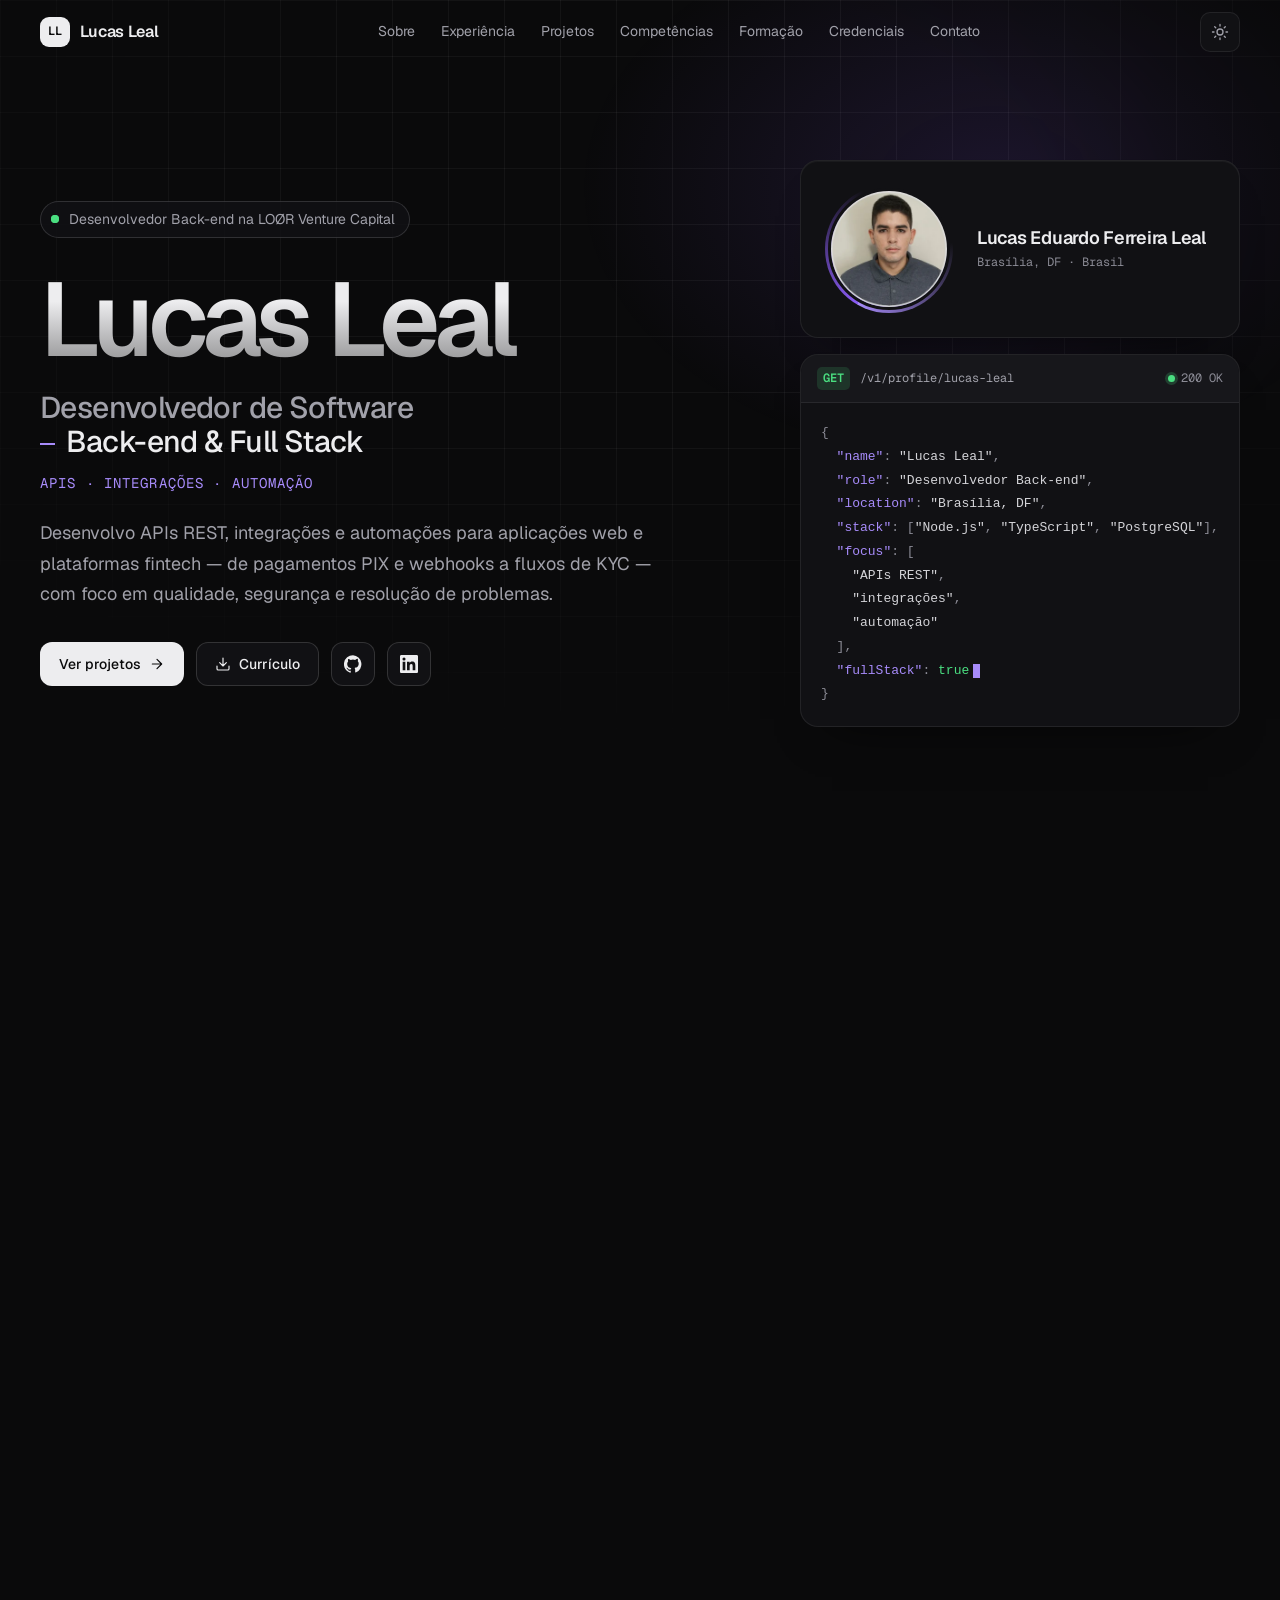
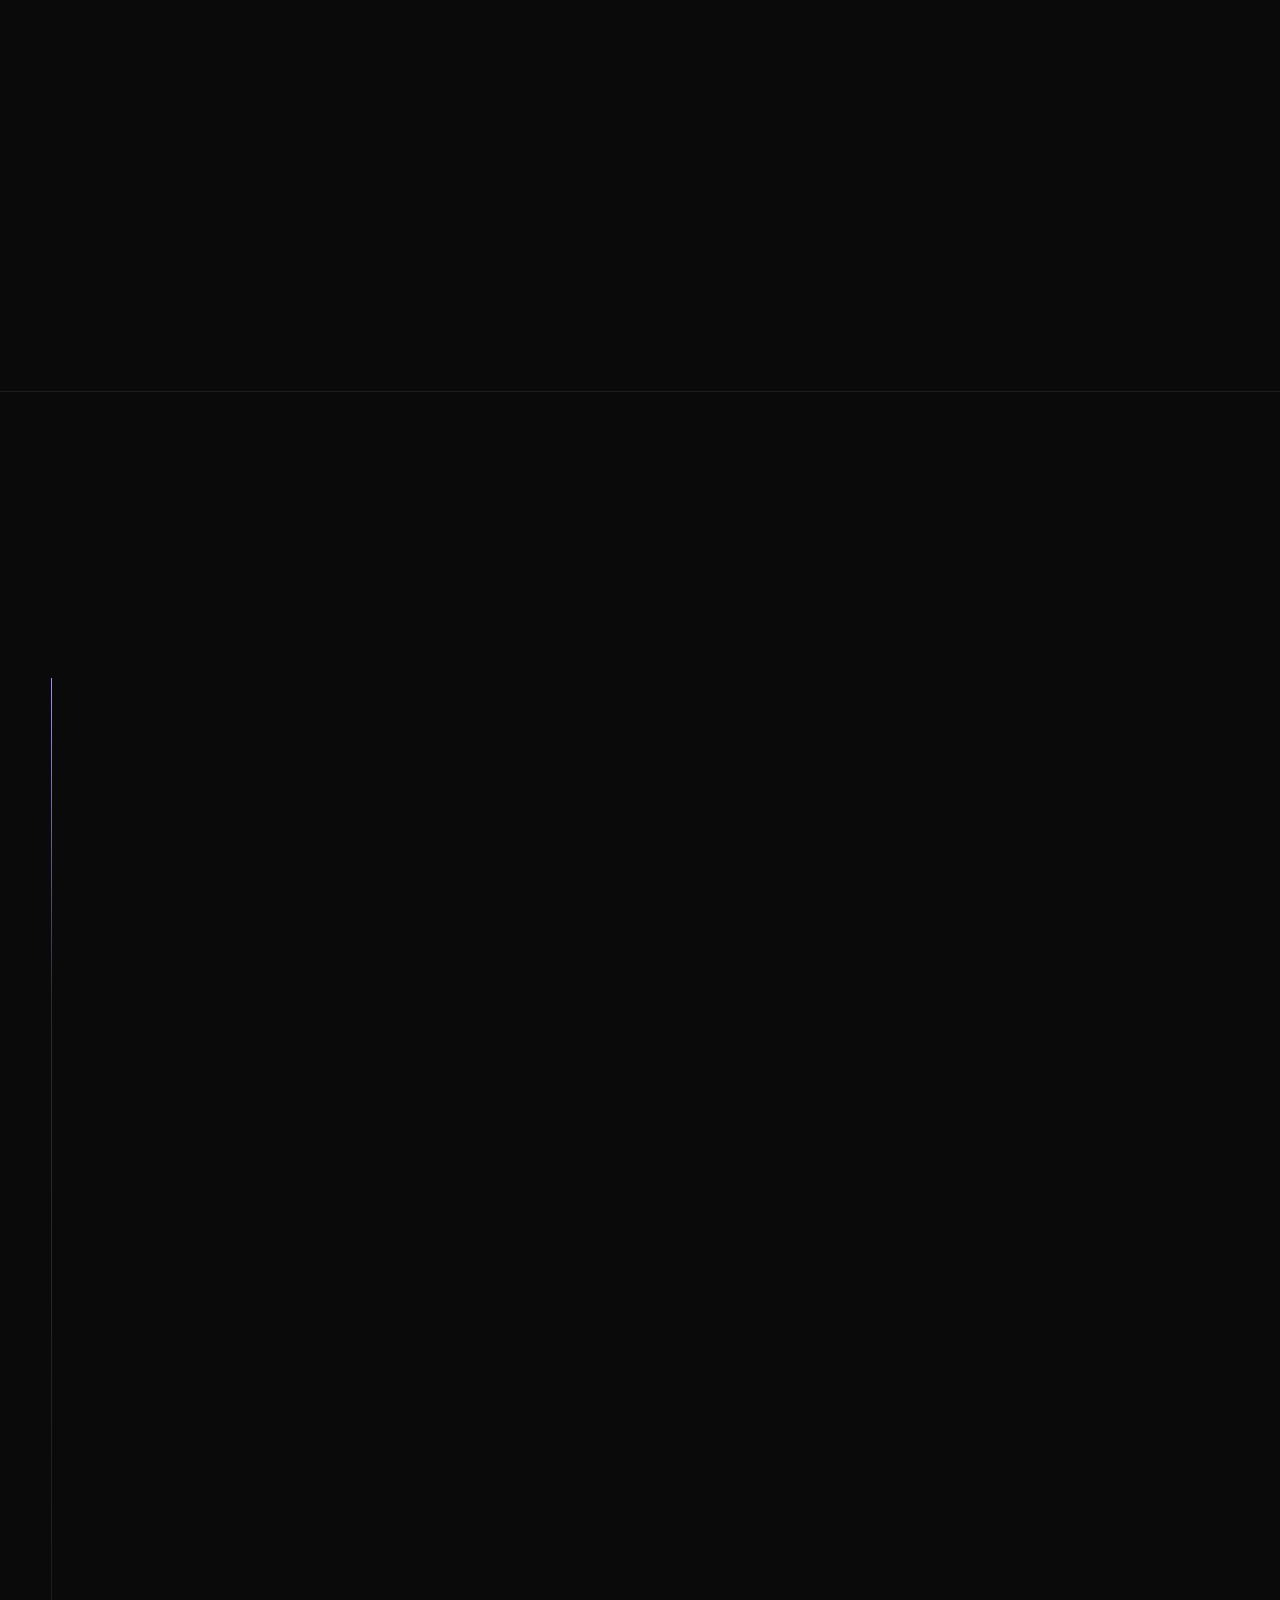
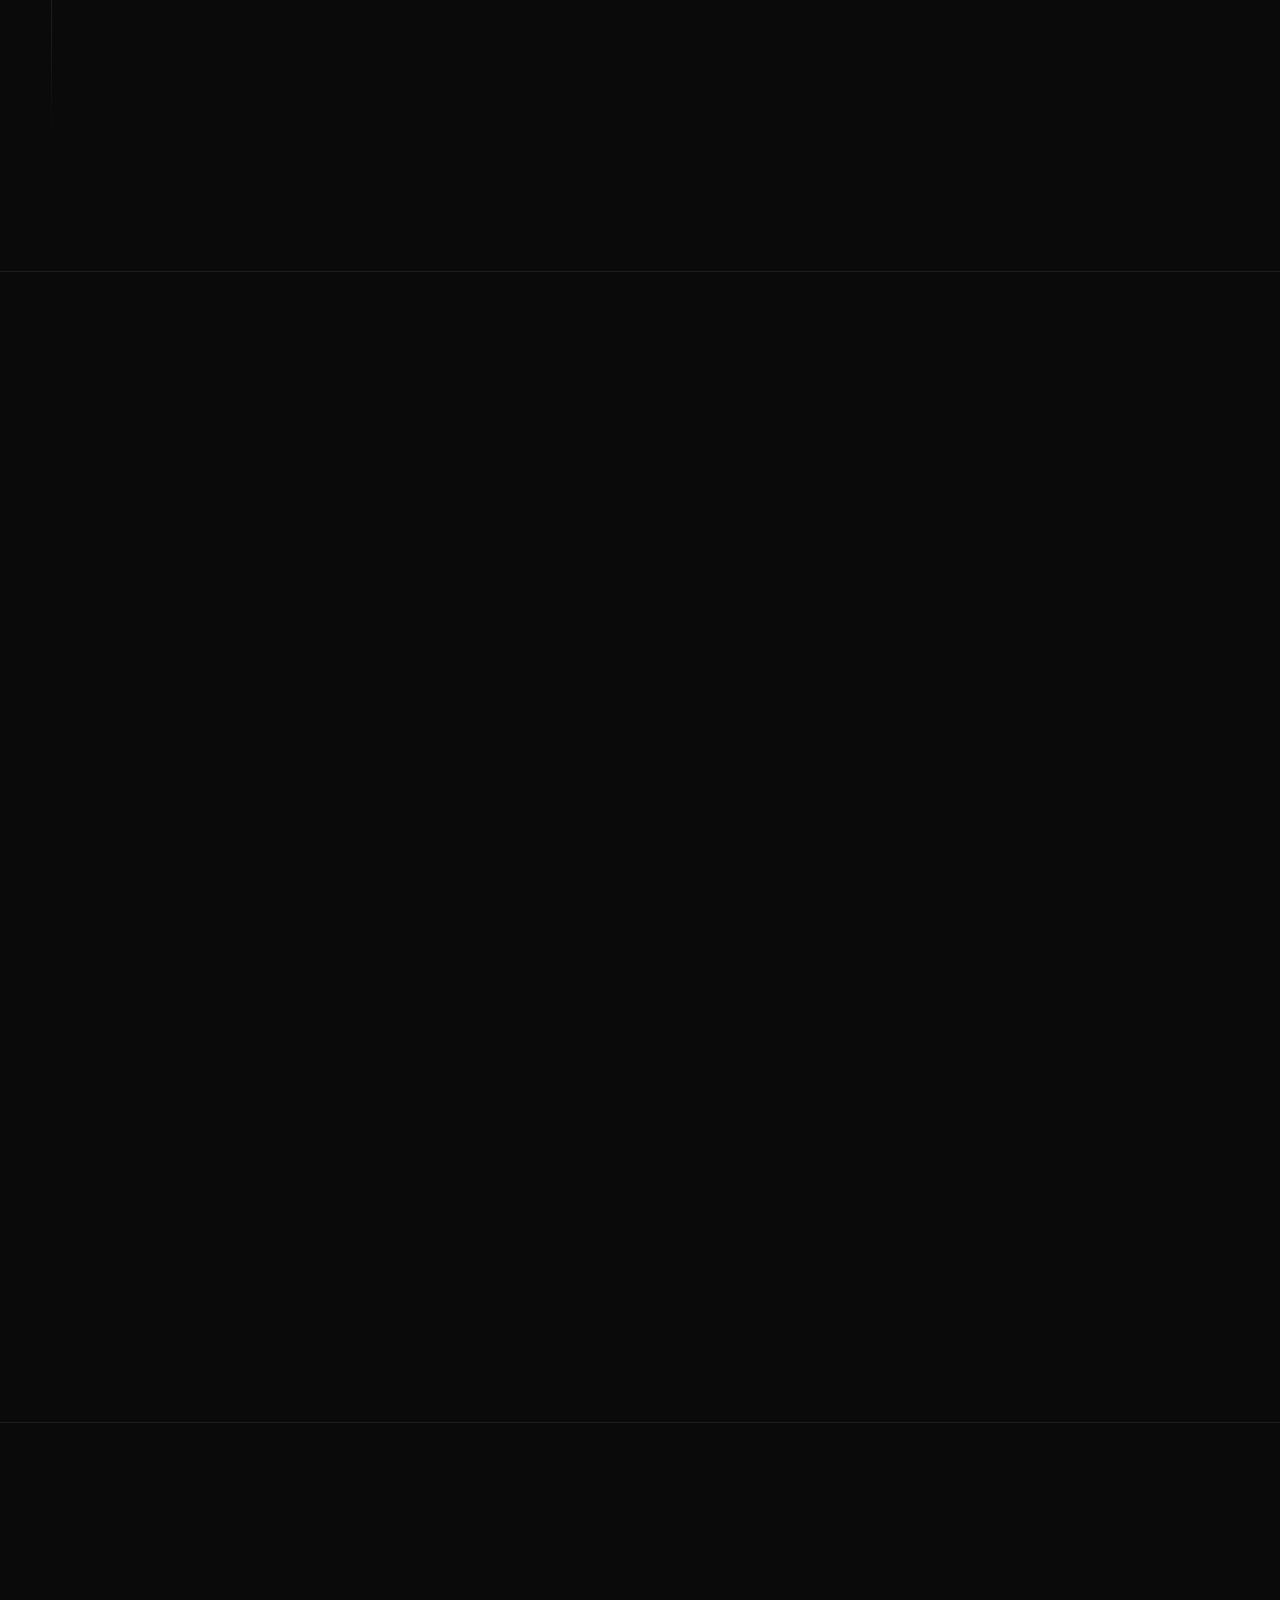
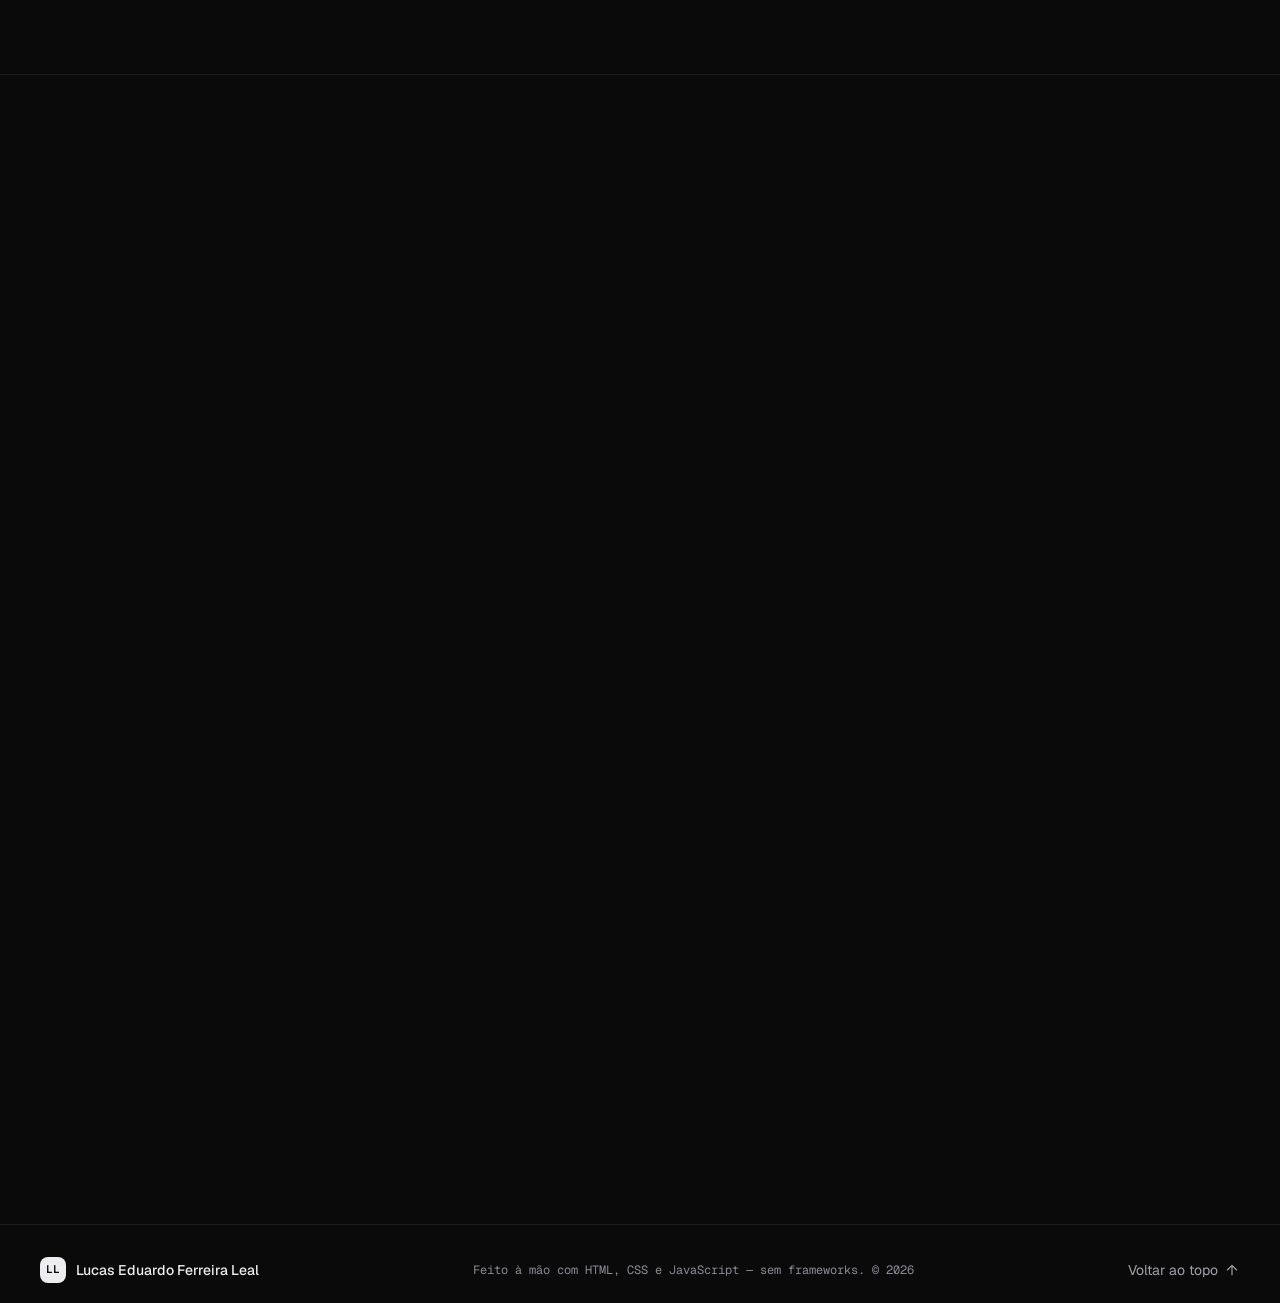
<file: index.html>
<!doctype html>
<html lang="pt-BR" data-theme="dark">
<head>
  <meta charset="utf-8">
  <meta name="viewport" content="width=device-width, initial-scale=1">
  <!-- CSP: se editar o script inline de tema abaixo, recalcule o hash (instruções no README) -->
  <meta http-equiv="Content-Security-Policy" content="default-src 'self'; script-src 'self' 'sha256-cTJ7zprDbn5agQ46MAtYirM+L8sYIg5HvL7rnCtWWjA='; style-src 'self'; img-src 'self' data:; font-src 'self'; connect-src 'self'; object-src 'none'; base-uri 'self'; form-action 'none'">
  <title>Lucas Leal — Desenvolvedor de Software | Back-end &amp; Full Stack</title>
  <meta name="description" content="Lucas Leal, desenvolvedor de software em Brasília com foco em Back-end e Full Stack: APIs REST, integrações de pagamento PIX, KYC e automação com Node.js, TypeScript, PHP/Laravel e PostgreSQL.">
  <meta name="author" content="Lucas Eduardo Ferreira Leal">
  <meta name="theme-color" content="#0a0a0b">
  <meta name="referrer" content="strict-origin-when-cross-origin">
  <meta name="color-scheme" content="dark light">
  <link rel="canonical" href="https://lucasleal0619.github.io/Portf-lio/">

  <!-- Open Graph / redes sociais -->
  <meta property="og:type" content="profile">
  <meta property="og:locale" content="pt_BR">
  <meta property="og:site_name" content="Lucas Leal">
  <meta property="og:title" content="Lucas Leal — Desenvolvedor de Software | Back-end & Full Stack">
  <meta property="og:description" content="APIs REST, integrações e automação para aplicações web e plataformas fintech. Estudos de caso de projetos profissionais, institucionais e pessoais.">
  <meta property="og:url" content="https://lucasleal0619.github.io/Portf-lio/">
  <meta property="og:image" content="https://lucasleal0619.github.io/Portf-lio/assets/images/og-image.png">
  <meta property="og:image:width" content="1200">
  <meta property="og:image:height" content="630">
  <meta property="og:image:alt" content="Lucas Leal — Desenvolvedor de Software, Back-end e Full Stack">
  <meta property="profile:first_name" content="Lucas">
  <meta property="profile:last_name" content="Leal">
  <meta name="twitter:card" content="summary_large_image">
  <meta name="twitter:title" content="Lucas Leal — Desenvolvedor de Software | Back-end & Full Stack">
  <meta name="twitter:description" content="APIs REST, integrações e automação para aplicações web e plataformas fintech. Estudos de caso de projetos profissionais, institucionais e pessoais.">
  <meta name="twitter:image" content="https://lucasleal0619.github.io/Portf-lio/assets/images/og-image.png">

  <link rel="icon" href="assets/icons/favicon.svg" type="image/svg+xml">
  <link rel="icon" href="assets/icons/favicon-32.png" sizes="32x32" type="image/png">
  <link rel="apple-touch-icon" href="assets/icons/apple-touch-icon.png">

  <link rel="preload" href="assets/fonts/geist-latin.woff2" as="font" type="font/woff2" crossorigin>
  <link rel="preload" href="assets/images/Foto_Lucas_Leal.webp" as="image" type="image/webp">

  <!-- Tema aplicado antes da pintura para evitar flash de cor -->
  <script>
    (function () {
      var root = document.documentElement;
      root.classList.add('js');
      if ('IntersectionObserver' in window && !(window.matchMedia && matchMedia('(prefers-reduced-motion: reduce)').matches)) {
        root.classList.add('anim-ready');
        setTimeout(function () { if (!root.classList.contains('anim-live')) root.classList.remove('anim-ready'); }, 2500);
      }
      try {
        var t = localStorage.getItem('ll-theme');
        if (t === 'light' || t === 'dark') root.setAttribute('data-theme', t);
      } catch (e) { /* armazenamento indisponível: mantém o tema escuro */ }
      if (root.getAttribute('data-theme') === 'light') document.querySelector('meta[name="theme-color"]').setAttribute('content', '#fafafa');
    })();
  </script>

  <link rel="stylesheet" href="css/style.css">
  <link rel="stylesheet" href="css/animations.css">
  <link rel="stylesheet" href="css/responsive.css">

  <script type="application/ld+json">
  {
    "@context": "https://schema.org",
    "@type": "Person",
    "name": "Lucas Eduardo Ferreira Leal",
    "alternateName": "Lucas Leal",
    "jobTitle": "Desenvolvedor de Software — Back-end & Full Stack",
    "description": "Desenvolvedor de software com experiência em aplicações web e plataformas fintech, com foco em Back-end, APIs REST, integrações e automação.",
    "url": "https://lucasleal0619.github.io/Portf-lio/",
    "image": "https://lucasleal0619.github.io/Portf-lio/assets/images/Foto_Lucas_Leal.png",
    "address": { "@type": "PostalAddress", "addressLocality": "Brasília", "addressRegion": "DF", "addressCountry": "BR" },
    "sameAs": [
      "https://github.com/LucasLeal0619",
      "https://www.linkedin.com/in/lucas-leal-5221542a2",
      "https://www.credly.com/users/lucas-leal.0b1dd383/badges"
    ],
    "worksFor": { "@type": "Organization", "name": "LOØR Venture Capital" },
    "alumniOf": { "@type": "EducationalOrganization", "name": "Instituto Federal de Brasília" },
    "hasCredential": [
      {
        "@type": "EducationalOccupationalCredential",
        "name": "AWS Academy Graduate - Cloud Architecting - Training Badge",
        "credentialCategory": "badge",
        "recognizedBy": { "@type": "Organization", "name": "Amazon Web Services Training and Certification" },
        "url": "https://www.credly.com/badges/780c78b6-8be4-4b17-b005-ce69655f09c8"
      },
      {
        "@type": "EducationalOccupationalCredential",
        "name": "AWS Academy Graduate - Cloud Foundations - Training Badge",
        "credentialCategory": "badge",
        "recognizedBy": { "@type": "Organization", "name": "Amazon Web Services Training and Certification" },
        "url": "https://www.credly.com/badges/e8bd3562-819b-45bc-aad5-487b95e1ea8e"
      }
    ],
    "knowsAbout": ["Node.js", "TypeScript", "PHP", "Laravel", "PostgreSQL", "MySQL", "APIs REST", "Webhooks", "Integrações de pagamento PIX", "KYC", "Vue.js", "React", "Docker", "Desenvolvimento Back-end", "Desenvolvimento Full Stack"]
  }
  </script>

  <script src="js/config.js" defer></script>
  <script src="js/main.js" defer></script>
  <script src="js/animations.js" defer></script>
</head>
<body>
  <!-- Ícones reutilizáveis -->
  <svg class="sprite" aria-hidden="true" focusable="false">
    <symbol id="i-github" viewBox="0 0 24 24"><path fill="currentColor" stroke="none" d="M12 .3a12 12 0 0 0-3.8 23.4c.6.1.8-.3.8-.6v-2c-3.3.7-4-1.6-4-1.6-.6-1.4-1.4-1.8-1.4-1.8-1.1-.7.1-.7.1-.7 1.2.1 1.8 1.2 1.8 1.2 1.1 1.8 2.8 1.3 3.5 1 .1-.8.4-1.3.8-1.6-2.7-.3-5.5-1.3-5.5-5.9 0-1.3.5-2.4 1.2-3.2-.1-.3-.5-1.5.1-3.2 0 0 1-.3 3.3 1.2a11.5 11.5 0 0 1 6 0C17.3 4.6 18.3 5 18.3 5c.6 1.7.2 2.9.1 3.2.8.8 1.2 1.9 1.2 3.2 0 4.6-2.8 5.6-5.5 5.9.4.4.8 1.1.8 2.2v3.3c0 .3.2.7.8.6A12 12 0 0 0 12 .3"/></symbol>
    <symbol id="i-linkedin" viewBox="0 0 24 24"><path fill="currentColor" stroke="none" d="M20.45 20.45h-3.56v-5.57c0-1.33-.02-3.04-1.85-3.04-1.85 0-2.14 1.45-2.14 2.94v5.67H9.35V9h3.41v1.56h.05c.48-.9 1.64-1.85 3.37-1.85 3.6 0 4.27 2.37 4.27 5.46v6.28ZM5.34 7.43a2.06 2.06 0 1 1 0-4.13 2.06 2.06 0 0 1 0 4.13ZM7.12 20.45H3.56V9h3.56v11.45ZM22.23 0H1.77C.79 0 0 .77 0 1.73v20.54C0 23.23.79 24 1.77 24h20.45c.98 0 1.78-.77 1.78-1.73V1.73C24 .77 23.2 0 22.22 0Z"/></symbol>
    <symbol id="i-mail" viewBox="0 0 24 24"><rect x="2" y="4" width="20" height="16" rx="2"/><path d="m22 7-8.97 5.7a1.94 1.94 0 0 1-2.06 0L2 7"/></symbol>
    <symbol id="i-copy" viewBox="0 0 24 24"><rect x="8" y="8" width="14" height="14" rx="2"/><path d="M4 16c-1.1 0-2-.9-2-2V4c0-1.1.9-2 2-2h10c1.1 0 2 .9 2 2"/></symbol>
    <symbol id="i-check" viewBox="0 0 24 24"><path d="M20 6 9 17l-5-5"/></symbol>
    <symbol id="i-download" viewBox="0 0 24 24"><path d="M21 15v4a2 2 0 0 1-2 2H5a2 2 0 0 1-2-2v-4M7 10l5 5 5-5M12 15V3"/></symbol>
    <symbol id="i-arrow-ur" viewBox="0 0 24 24"><path d="M7 17 17 7M7 7h10v10"/></symbol>
    <symbol id="i-arrow-r" viewBox="0 0 24 24"><path d="M5 12h14M12 5l7 7-7 7"/></symbol>
    <symbol id="i-arrow-up" viewBox="0 0 24 24"><path d="m5 12 7-7 7 7M12 19V5"/></symbol>
    <symbol id="i-sun" viewBox="0 0 24 24"><circle cx="12" cy="12" r="4"/><path d="M12 2v2M12 20v2M4.93 4.93l1.41 1.41M17.66 17.66l1.41 1.41M2 12h2M20 12h2M6.34 17.66l-1.41 1.41M19.07 4.93l-1.41 1.41"/></symbol>
    <symbol id="i-moon" viewBox="0 0 24 24"><path d="M12 3a6 6 0 0 0 9 9 9 9 0 1 1-9-9Z"/></symbol>
    <symbol id="i-menu" viewBox="0 0 24 24"><path d="M4 7h16M4 12h16M4 17h16"/></symbol>
    <symbol id="i-x" viewBox="0 0 24 24"><path d="M18 6 6 18M6 6l12 12"/></symbol>
    <symbol id="i-server" viewBox="0 0 24 24"><rect x="2" y="3" width="20" height="8" rx="2"/><rect x="2" y="13" width="20" height="8" rx="2"/><path d="M6 7h.01M6 17h.01"/></symbol>
    <symbol id="i-layout" viewBox="0 0 24 24"><rect x="3" y="3" width="18" height="18" rx="2"/><path d="M3 9h18M9 21V9"/></symbol>
    <symbol id="i-db" viewBox="0 0 24 24"><ellipse cx="12" cy="5" rx="9" ry="3"/><path d="M3 5v14a9 3 0 0 0 18 0V5M3 12a9 3 0 0 0 18 0"/></symbol>
    <symbol id="i-branch" viewBox="0 0 24 24"><path d="M6 3v12"/><circle cx="18" cy="6" r="3"/><circle cx="6" cy="18" r="3"/><path d="M18 9a9 9 0 0 1-9 9"/></symbol>
    <symbol id="i-cap" viewBox="0 0 24 24"><path d="M22 10 12 5 2 10l10 5 10-5Z"/><path d="M6 12v5c3 3 9 3 12 0v-5"/></symbol>
  </svg>

  <a class="skip-link" href="#conteudo">Pular para o conteúdo</a>
  <div class="progress" aria-hidden="true"><span class="progress__bar"></span></div>

  <!-- ============ HEADER ============ -->
  <header class="header" id="topo">
    <div class="header__inner container">
      <a class="brand" href="#inicio">
        <span class="brand__mark" aria-hidden="true">LL</span>
        <span class="brand__name">Lucas Leal</span>
      </a>

      <nav class="nav" id="nav" aria-label="Navegação principal">
        <ul class="nav__list">
          <li><a class="nav__link" href="#sobre">Sobre</a></li>
          <li><a class="nav__link" href="#experiencia">Experiência</a></li>
          <li><a class="nav__link" href="#projetos">Projetos</a></li>
          <li><a class="nav__link" href="#competencias">Competências</a></li>
          <li><a class="nav__link" href="#formacao">Formação</a></li>
          <li><a class="nav__link" href="#credenciais">Credenciais</a></li>
          <li><a class="nav__link" href="#contato">Contato</a></li>
        </ul>
      </nav>

      <div class="header__actions">
        <button class="icon-btn" type="button" id="theme-toggle" aria-label="Alternar tema claro/escuro">
          <svg class="icon icon--sun" aria-hidden="true"><use href="#i-sun"/></svg>
          <svg class="icon icon--moon" aria-hidden="true"><use href="#i-moon"/></svg>
        </button>
        <button class="icon-btn menu-btn" type="button" id="menu-toggle" aria-controls="nav" aria-expanded="false" aria-label="Abrir menu">
          <svg class="icon icon--menu" aria-hidden="true"><use href="#i-menu"/></svg>
          <svg class="icon icon--close" aria-hidden="true"><use href="#i-x"/></svg>
        </button>
      </div>
    </div>
  </header>

  <main id="conteudo" tabindex="-1">

    <!-- ============ HERO ============ -->
    <section class="hero" id="inicio" aria-labelledby="hero-title">
      <div class="hero__bg" aria-hidden="true"></div>
      <div class="container hero__grid">
        <div class="hero__content">
          <p class="status-pill">
            <span class="status-pill__dot" aria-hidden="true"></span>
            <span>Desenvolvedor Back-end na LOØR Venture Capital</span>
          </p>

          <h1 class="hero__title" id="hero-title">
            <span class="hero__name">Lucas Leal</span>
            <span class="hero__role"><span>Desenvolvedor de Software</span> <span class="hero__role-stack">Back-end &amp; Full Stack</span></span>
          </h1>
          <p class="hero__tagline mono">APIs · Integrações · Automação</p>

          <p class="hero__lead">Desenvolvo APIs REST, integrações e automações para aplicações web e plataformas fintech — de pagamentos PIX e webhooks a fluxos de KYC — com foco em qualidade, segurança e resolução de problemas.</p>

          <div class="hero__cta">
            <a class="btn btn--primary" href="#projetos">
              <span>Ver projetos</span>
              <svg class="icon" aria-hidden="true"><use href="#i-arrow-r"/></svg>
            </a>
            <a class="btn btn--ghost" href="#" data-config-link="resume" download hidden>
              <svg class="icon" aria-hidden="true"><use href="#i-download"/></svg>
              <span>Currículo</span>
            </a>
            <a class="icon-btn icon-btn--lg" href="https://github.com/LucasLeal0619" target="_blank" rel="noopener noreferrer" aria-label="GitHub (abre em nova aba)">
              <svg class="icon" aria-hidden="true"><use href="#i-github"/></svg>
            </a>
            <a class="icon-btn icon-btn--lg" href="#" data-config-link="linkedin" target="_blank" rel="noopener noreferrer" aria-label="LinkedIn (abre em nova aba)" hidden>
              <svg class="icon" aria-hidden="true"><use href="#i-linkedin"/></svg>
            </a>
          </div>
        </div>

        <div class="hero__visual">
          <figure class="card photo-card spotlight">
            <picture>
              <source srcset="assets/images/Foto_Lucas_Leal.webp" type="image/webp">
              <img class="photo-card__img" src="assets/images/Foto_Lucas_Leal.png" width="256" height="256"
                   alt="Foto de Lucas Leal, homem jovem de cabelo escuro curto, vestindo camisa polo cinza"
                   fetchpriority="high" decoding="async">
            </picture>
            <figcaption class="photo-card__caption">
              <span class="photo-card__name">Lucas Eduardo Ferreira Leal</span>
              <span class="photo-card__meta mono">Brasília, DF · Brasil</span>
            </figcaption>
          </figure>

          <div class="card code-card spotlight" role="img" aria-label="Resumo do perfil em formato de resposta de API: Lucas Leal, desenvolvedor Back-end em Brasília, stack Node.js, TypeScript e PostgreSQL.">
            <div class="code-card__bar" aria-hidden="true">
              <span class="code-card__method">GET</span>
              <span class="code-card__path">/v1/profile/lucas-leal</span>
              <span class="code-card__status"><span class="dot dot--ok"></span>200 OK</span>
            </div>
<pre class="code-card__body" aria-hidden="true"><code>{
  <span class="k">"name"</span>: <span class="s">"Lucas Leal"</span>,
  <span class="k">"role"</span>: <span class="s">"<span>Desenvolvedor Back-end</span>"</span>,
  <span class="k">"location"</span>: <span class="s">"Brasília, DF"</span>,
  <span class="k">"stack"</span>: [<span class="s">"Node.js"</span>, <span class="s">"TypeScript"</span>, <span class="s">"PostgreSQL"</span>],
  <span class="k">"focus"</span>: [
    <span class="s">"<span>APIs REST</span>"</span>,
    <span class="s">"<span>integrações</span>"</span>,
    <span class="s">"<span>automação</span>"</span>
  ],
  <span class="k">"fullStack"</span>: <span class="b">true</span><span class="caret"></span>
}</code></pre>
          </div>
        </div>
      </div>
    </section>

    <!-- ============ SOBRE ============ -->
    <section class="section" id="sobre" aria-labelledby="sobre-title">
      <div class="container">
        <header class="section__head reveal">
          <p class="section__index mono">01 <span aria-hidden="true">/</span> <span>Sobre</span></p>
          <h2 class="section__title" id="sobre-title">Back-end primeiro. Full Stack quando o projeto pede.</h2>
        </header>

        <div class="about-grid">
          <article class="card about-main reveal spotlight">
            <p>Sou desenvolvedor de software em Brasília, com experiência profissional em aplicações web e plataformas fintech. Hoje atuo como Desenvolvedor Back-end na LOØR Venture Capital, construindo APIs REST, integrações de pagamento e fluxos de KYC.</p>
            <p>Trabalho principalmente com Node.js, TypeScript e PostgreSQL, e também com PHP/Laravel, Vue.js, React e MySQL — o que me permite atuar no Full Stack quando o projeto pede. Testes de APIs, consultas SQL, homologação e deploy fazem parte da rotina, não da etapa final.</p>
            <div class="about-main__interests">
              <h3 class="card__label mono">Interesses</h3>
              <ul class="tag-cloud">
                <li>Arquitetura de software</li>
                <li>Segurança</li>
                <li>Inteligência artificial</li>
                <li>Engenharia de software</li>
                <li>Automação</li>
                <li>Produtos digitais</li>
              </ul>
            </div>
          </article>

          <article class="card about-focus reveal spotlight">
            <h3 class="card__label mono">Foco atual</h3>
            <p class="about-focus__big">Pagamentos, KYC e APIs em uma fintech</p>
            <p class="muted">PIX, cobranças e webhooks via Asaas, fluxos de KYC com BigDataCorp e soluções whitelabel.</p>
          </article>

          <article class="card about-edu reveal spotlight">
            <h3 class="card__label mono">Formação</h3>
            <ul class="mini-list">
              <li>
                <svg class="icon" aria-hidden="true"><use href="#i-cap"/></svg>
                <span><strong>Faculdade Senac-DF</strong> · <span>ADS, conclusão prevista em dez 2027</span></span>
              </li>
              <li>
                <svg class="icon" aria-hidden="true"><use href="#i-cap"/></svg>
                <span><strong>IFB</strong> · <span>Técnico em Informática, concluído em 2025</span></span>
              </li>
            </ul>
          </article>

          <article class="card about-traits reveal spotlight">
            <h3 class="card__label mono">Como trabalho</h3>
            <ul class="traits">
              <li class="trait">
                <h4 class="trait__title">Colaboração</h4>
                <p>Investigação de problemas, revisão de código e decisões técnicas junto ao Tech Lead.</p>
              </li>
              <li class="trait">
                <h4 class="trait__title">Análise</h4>
                <p>Diagnóstico de inconsistências de dados e de limitações de ambiente antes de propor a solução.</p>
              </li>
              <li class="trait">
                <h4 class="trait__title">Qualidade</h4>
                <p>Testes de APIs, testes automatizados, homologação e validação em produção.</p>
              </li>
              <li class="trait">
                <h4 class="trait__title">Segurança</h4>
                <p>Autenticação, fluxos de KYC e auditoria com proteção contra falsificação de cabeçalhos.</p>
              </li>
            </ul>
          </article>
        </div>
      </div>
    </section>

    <!-- ============ EXPERIÊNCIA ============ -->
    <section class="section" id="experiencia" aria-labelledby="exp-title">
      <div class="container">
        <header class="section__head reveal">
          <p class="section__index mono">02 <span aria-hidden="true">/</span> <span>Experiência</span></p>
          <h2 class="section__title" id="exp-title">Trajetória profissional.</h2>
        </header>

        <ol class="timeline">
          <!-- LOØR Venture Capital: dois cargos na mesma empresa -->
          <li class="timeline__item reveal">
            <div class="timeline__marker" aria-hidden="true"><span></span></div>
            <article class="card exp-card spotlight">
              <header class="exp-company">
                <p class="exp-company__name">LOØR Venture Capital</p>
                <p class="exp-company__span mono"><time datetime="2026-04">Abr 2026</time> — <span>Atual</span></p>
              </header>

              <header class="exp-card__head">
                <div>
                  <h3 class="exp-card__role">Desenvolvedor Back-end</h3>
                  <p class="exp-card__context">Plataforma fintech de investimento coletivo.</p>
                </div>
                <p class="exp-card__period mono">
                  <time datetime="2026-07">Jul 2026</time> — <span class="tag-current">Atual</span>
                </p>
              </header>

              <div class="exp-card__groups">
                <div class="exp-group">
                  <h4 class="exp-group__title mono">APIs e pagamentos</h4>
                  <ul>
                    <li>APIs REST em Node.js e TypeScript, com PostgreSQL</li>
                    <li>Integração com Asaas: PIX, cobranças, QR Codes e webhooks</li>
                    <li>Confirmação automática de pagamentos</li>
                  </ul>
                </div>
                <div class="exp-group">
                  <h4 class="exp-group__title mono">KYC e produto</h4>
                  <ul>
                    <li>Evolução de fluxos de KYC integrados ao BigDataCorp</li>
                    <li>Desenvolvimento e evolução de soluções whitelabel</li>
                  </ul>
                </div>
                <div class="exp-group">
                  <h4 class="exp-group__title mono">Qualidade e colaboração</h4>
                  <ul>
                    <li>Testes de APIs e consultas SQL</li>
                    <li>Homologação e deploy em produção</li>
                    <li>Investigação de problemas, revisão de código e decisões técnicas com o Tech Lead</li>
                  </ul>
                </div>
              </div>

              <ul class="chips" aria-label="Tecnologias">
                <li>Node.js</li><li>TypeScript</li><li>AdonisJS</li><li>PostgreSQL</li><li>RabbitMQ</li><li>Swagger</li><li>Git</li>
              </ul>

              <div class="exp-role-prev">
                <header class="exp-card__head">
                  <div>
                    <h3 class="exp-card__role exp-card__role--sm">Desenvolvedor Full Stack — Residência Tecnológica</h3>
                    <p class="exp-card__context">Programa Bolsa Futuro Digital, na LOØR Venture Capital.</p>
                  </div>
                  <p class="exp-card__period mono">
                    <time datetime="2026-04">Abr 2026</time> — <time datetime="2026-07">Jul 2026</time>
                  </p>
                </header>
                <div class="exp-group exp-group--flat">
                  <ul>
                    <li>Desenvolvimento do MVP Brazil Fund Access, plataforma de captação e gestão de investimentos internacionais</li>
                    <li>APIs REST, modelagem de dados e fluxos de autenticação e KYC</li>
                    <li>Contribuição para mais de 30 telas e fluxos do MVP</li>
                    <li>CI/CD, homologação, deploy e resolução colaborativa de problemas</li>
                  </ul>
                </div>
                <div class="exp-role-prev__foot">
                  <ul class="chips" aria-label="Tecnologias">
                    <li>React</li><li>Node.js</li><li>TypeScript</li><li>PostgreSQL</li>
                  </ul>
                  <button class="btn btn--sm btn--ghost" type="button" data-case="bfa">
                    <span>Estudo de caso: Brazil Fund Access</span>
                    <svg class="icon" aria-hidden="true"><use href="#i-arrow-ur"/></svg>
                  </button>
                </div>
              </div>
            </article>
          </li>

          <!-- G4F / Senac-DF -->
          <li class="timeline__item reveal">
            <div class="timeline__marker" aria-hidden="true"><span></span></div>
            <article class="card exp-card spotlight">
              <header class="exp-company">
                <p class="exp-company__name">G4F / Senac-DF</p>
              </header>
              <header class="exp-card__head">
                <div>
                  <h3 class="exp-card__role">Jovem Aprendiz em Desenvolvimento de Software</h3>
                  <p class="exp-card__context">Programa de aprendizagem com atuação em desenvolvimento web Full Stack.</p>
                </div>
                <p class="exp-card__period mono">
                  <time datetime="2026-02">Fev 2026</time> — <span class="tag-current">Atual</span>
                </p>
              </header>

              <div class="exp-card__groups exp-card__groups--2">
                <div class="exp-group">
                  <h4 class="exp-group__title mono">Desenvolvimento</h4>
                  <ul>
                    <li>Aplicações web Full Stack com PHP/Laravel, Vue.js e MySQL</li>
                    <li>Autenticação, CRUDs e módulos administrativos</li>
                    <li>Integração entre Front-end, Back-end e banco de dados</li>
                  </ul>
                </div>
                <div class="exp-group">
                  <h4 class="exp-group__title mono">Ambiente e ferramentas</h4>
                  <ul>
                    <li>Versionamento com Git</li>
                    <li>Configuração de ambientes com Docker</li>
                    <li>Diagnóstico de limitações de ambiente e adaptação de soluções para manter o desenvolvimento em andamento</li>
                  </ul>
                </div>
              </div>

              <ul class="chips" aria-label="Tecnologias">
                <li>PHP</li><li>Laravel</li><li>Vue.js</li><li>MySQL</li><li>Docker</li><li>Git</li>
              </ul>
            </article>
          </li>
        </ol>
      </div>
    </section>

    <!-- ============ PROJETOS ============ -->
    <section class="section" id="projetos" aria-labelledby="proj-title">
      <div class="container">
        <header class="section__head reveal">
          <p class="section__index mono">03 <span aria-hidden="true">/</span> <span>Projetos</span></p>
          <h2 class="section__title" id="proj-title">Estudos de caso.</h2>
          <p class="section__lead">Contexto, problema, solução e — principalmente — o que foi minha contribuição em cada projeto. Cada card indica se o trabalho é pessoal, profissional, institucional, acadêmico ou de hackathon.</p>
        </header>

        <div class="filters reveal" role="group" aria-label="Filtrar projetos">
          <button class="filter" type="button" data-filter="all" aria-pressed="true"><span>Todos</span><span class="filter__count" aria-hidden="true"></span></button>
          <button class="filter" type="button" data-filter="backend" aria-pressed="false"><span>Back-end</span><span class="filter__count" aria-hidden="true"></span></button>
          <button class="filter" type="button" data-filter="fullstack" aria-pressed="false"><span>Full Stack</span><span class="filter__count" aria-hidden="true"></span></button>
          <button class="filter" type="button" data-filter="work" aria-pressed="false"><span>Profissional e institucional</span><span class="filter__count" aria-hidden="true"></span></button>
          <button class="filter" type="button" data-filter="personal" aria-pressed="false"><span>Pessoal</span><span class="filter__count" aria-hidden="true"></span></button>
          <button class="filter" type="button" data-filter="learning" aria-pressed="false"><span>Formação e hackathon</span><span class="filter__count" aria-hidden="true"></span></button>
        </div>
        <p class="sr-only" id="filter-status" role="status" aria-live="polite"></p>

        <div class="projects">

          <!-- 1. HackLab -->
          <article class="card project project--featured reveal spotlight" data-tags="backend work" aria-labelledby="p-hacklab">
            <div class="project__visual project__visual--report">
              <p class="report__head mono"><span class="dot dot--ok" aria-hidden="true"></span> <span>Versão validada em 21/10/2026</span></p>
              <dl class="report">
                <div class="report__row">
                  <dt>Testes de Back-end</dt>
                  <dd><span class="report__bar" aria-hidden="true"></span><span class="report__val">616/616</span></dd>
                </div>
                <div class="report__row">
                  <dt>Testes de Front-end</dt>
                  <dd><span class="report__bar" aria-hidden="true"></span><span class="report__val">130/130</span></dd>
                </div>
                <div class="report__row">
                  <dt>Testes manuais</dt>
                  <dd><span class="report__val">6 aprovados</span></dd>
                </div>
              </dl>
              <p class="report__foot">Retrato daquela versão validada — não necessariamente o estado atual do projeto.</p>
            </div>
            <div class="project__body">
              <ul class="project__meta">
                <li class="badge badge--institutional">Institucional</li>
                <li class="badge badge--mode">Colaborativo</li>
                <li class="project__period mono">2026</li>
              </ul>
              <p class="project__cat mono">Plataforma de gestão de hackathons</p>
              <h3 class="project__title" id="p-hacklab">HackLab</h3>
              <p class="project__desc">Centraliza a organização e a gestão de hackathons. Minha contribuição se concentra em segurança, autenticação, auditoria e infraestrutura.</p>
              <div class="project__highlight">
                <p class="project__label mono">Destaque técnico</p>
                <p>Correção da identificação do IP real nas auditorias: suporte a IPv4 e IPv6, comunicação assinada entre proxy e Back-end e proteção contra falsificação de cabeçalhos.</p>
              </div>
              <ul class="chips" aria-label="Tecnologias">
                <li>Vue.js</li><li>Laravel</li><li>PostgreSQL</li><li>Supabase</li><li>Sanctum</li><li>Netlify</li><li>Render</li>
              </ul>
              <button class="btn btn--sm btn--ghost project__more" type="button" data-case="hacklab">
                <span>Ver estudo de caso</span>
                <svg class="icon" aria-hidden="true"><use href="#i-arrow-ur"/></svg>
              </button>
            </div>
            <div class="case" id="case-hacklab" hidden>
              <dl class="case__meta">
                <div><dt>Tipo</dt><dd>Institucional</dd></div>
                <div><dt>Trabalho</dt><dd>Colaborativo</dd></div>
                <div><dt>Período</dt><dd>2026</dd></div>
              </dl>
              <dl class="case__grid">
                <div><dt>Problema</dt><dd>Centralizar em um único sistema os processos de organização e gestão de hackathons, com controle de acesso e rastreabilidade das ações.</dd></div>
                <div><dt>Solução</dt><dd>Plataforma com autenticação, gestão de participantes, controle de permissões e auditoria, sustentada por testes automatizados, integração contínua e implantação em nuvem.</dd></div>
              </dl>
              <h4 class="case__sub">Minha contribuição</h4>
              <p class="case__text">Desenvolvimento e evolução técnica da plataforma, especialmente em segurança, autenticação, auditoria e infraestrutura.</p>
              <h4 class="case__sub">Desafio técnico em destaque</h4>
              <p class="case__text">As auditorias precisavam registrar o endereço IP real de quem executa cada ação. A correção envolveu:</p>
              <ul class="case__list">
                <li>Suporte a IPv4 e IPv6</li>
                <li>Comunicação assinada entre proxy e Back-end</li>
                <li>Proteção contra falsificação de cabeçalhos</li>
                <li>Validação de segurança</li>
                <li>Testes automatizados</li>
                <li>Validação em produção</li>
              </ul>
              <h4 class="case__sub">Resultados</h4>
              <ul class="kpis">
                <li class="kpi"><span class="kpi__value">616/616</span><span class="kpi__label">testes de Back-end aprovados</span></li>
                <li class="kpi"><span class="kpi__value">130/130</span><span class="kpi__label">testes de Front-end aprovados</span></li>
                <li class="kpi"><span class="kpi__value">6</span><span class="kpi__label">testes manuais aprovados</span></li>
              </ul>
              <p class="case__note">Indicadores da versão validada em 21 de outubro de 2026. Representam aquela versão, não necessariamente o estado atual do projeto.</p>
              <h4 class="case__sub">Tecnologias</h4>
              <ul class="chips"><li>Vue.js</li><li>Laravel</li><li>PostgreSQL</li><li>Supabase</li><li>Sanctum</li><li>Netlify</li><li>Render</li></ul>
            </div>
          </article>

          <!-- 2. SIPED -->
          <article class="card project reveal spotlight" data-tags="work" aria-labelledby="p-siped">
            <div class="project__visual" aria-hidden="true">
              <svg class="viz viz--proposal" viewBox="0 0 400 220" preserveAspectRatio="xMidYMid meet">
                <g class="viz__layer"><rect x="20" y="16" width="104" height="38" rx="9"/><text x="72" y="40" text-anchor="middle">amb. 1</text></g>
                <g class="viz__layer"><rect x="148" y="16" width="104" height="38" rx="9"/><text x="200" y="40" text-anchor="middle">amb. 2</text></g>
                <g class="viz__layer"><rect x="276" y="16" width="104" height="38" rx="9"/><text x="328" y="40" text-anchor="middle">amb. 3</text></g>
                <path class="viz__link" d="M72 54 V76 H200 M328 54 V76 H200 M200 54 V96"/>
                <g class="viz__layer viz__layer--on"><rect x="90" y="96" width="220" height="40" rx="9"/><text x="200" y="121" text-anchor="middle">back-end compartilhado</text></g>
                <path class="viz__link" d="M200 136 V160"/>
                <g class="viz__layer"><rect x="130" y="160" width="140" height="38" rx="9"/><text x="200" y="184" text-anchor="middle">banco centralizado</text></g>
                <text x="392" y="214" class="viz__label viz__tag" text-anchor="end">PROPOSTA</text>
              </svg>
            </div>
            <div class="project__body">
              <ul class="project__meta">
                <li class="badge badge--institutional">Institucional</li>
                <li class="badge badge--mode">Colaborativo</li>
                <li class="project__period mono">2026</li>
              </ul>
              <p class="project__cat mono">Sistema Integrado Pedagógico</p>
              <h3 class="project__title" id="p-siped">SIPED</h3>
              <p class="project__desc">Sistema voltado ao planejamento e à gestão de informações pedagógicas.</p>
              <ul class="project__points">
                <li>Análise de requisitos e evolução de funcionalidades</li>
                <li>Auditoria de dados importados e investigação de inconsistências</li>
                <li>Proposta de evolução arquitetural</li>
              </ul>
              <button class="btn btn--sm btn--ghost project__more" type="button" data-case="siped">
                <span>Ver estudo de caso</span>
                <svg class="icon" aria-hidden="true"><use href="#i-arrow-ur"/></svg>
              </button>
            </div>
            <div class="case" id="case-siped" hidden>
              <dl class="case__meta">
                <div><dt>Tipo</dt><dd>Institucional</dd></div>
                <div><dt>Trabalho</dt><dd>Colaborativo</dd></div>
                <div><dt>Período</dt><dd>2026</dd></div>
              </dl>
              <dl class="case__grid">
                <div><dt>Problema</dt><dd>Organizar informações pedagógicas — cursos, eixos tecnológicos e dados importados — de forma consistente e confiável para o planejamento institucional.</dd></div>
                <div><dt>Solução</dt><dd>Sistema institucional de planejamento e gestão pedagógica, com gestão de cursos e eixos tecnológicos e processos de importação de dados.</dd></div>
              </dl>
              <h4 class="case__sub">Minha contribuição</h4>
              <ul class="case__list">
                <li>Desenvolvimento e evolução de funcionalidades</li>
                <li>Análise de requisitos</li>
                <li>Auditoria e investigação de inconsistências</li>
                <li>Organização de informações educacionais</li>
                <li>Revisão de processos de importação</li>
                <li>Gestão de cursos e eixos tecnológicos</li>
                <li>Planejamento de evolução arquitetural</li>
              </ul>
              <h4 class="case__sub">Análise de dados</h4>
              <p class="case__text">Auditoria de uma base importada, identificação de títulos duplicados após normalização e levantamento de pendências de dados — diagnósticos feitos em um momento específico para orientar as correções.</p>
              <h4 class="case__sub">Proposta arquitetural</h4>
              <p class="case__callout">Três ambientes operacionais, um Back-end compartilhado e um banco de dados centralizado. Trata-se de uma proposta de evolução, não de uma implementação concluída.</p>
              <p class="case__note">Por se tratar de um sistema institucional, código, telas e dados internos não são divulgados.</p>
            </div>
          </article>

          <!-- 3. Luedal -->
          <article class="card project project--featured project--personal reveal spotlight" data-tags="fullstack personal" aria-labelledby="p-luedal">
            <div class="project__visual" aria-hidden="true">
              <span class="project__status mono">Em desenvolvimento</span>
              <svg class="viz viz--graph" viewBox="10 10 375 210" preserveAspectRatio="xMidYMid meet">
                <g class="viz__edges">
                  <path d="M60 160 L130 100 L210 130 L280 70 L350 110"/>
                  <path d="M130 100 L150 40"/><path d="M210 130 L200 190"/><path d="M280 70 L320 30"/>
                  <path d="M130 100 L210 130"/><path d="M60 160 L120 190"/><path d="M280 70 L350 160"/>
                </g>
                <path class="viz__route" d="M60 160 L130 100 L210 130 L280 70 L350 110"/>
                <g class="viz__nodes">
                  <circle cx="150" cy="40" r="5"/><circle cx="200" cy="190" r="5"/><circle cx="320" cy="30" r="5"/>
                  <circle cx="120" cy="190" r="5"/><circle cx="350" cy="160" r="5"/>
                </g>
                <g class="viz__nodes viz__nodes--on">
                  <circle cx="60" cy="160" r="7"/><circle cx="130" cy="100" r="7"/><circle cx="210" cy="130" r="7"/><circle cx="280" cy="70" r="7"/>
                </g>
                <circle class="viz__goal" cx="350" cy="110" r="10"/>
                <text x="350" y="138" class="viz__label" text-anchor="middle">Career GPS</text>
                <text x="60" y="186" class="viz__label" text-anchor="middle">Skill Graph</text>
              </svg>
            </div>
            <div class="project__body">
              <ul class="project__meta">
                <li class="badge badge--personal">Pessoal</li>
                <li class="badge badge--mode">Individual</li>
                <li class="project__period mono">2026 — em desenvolvimento</li>
              </ul>
              <p class="project__cat mono">SaaS de desenvolvimento de carreira</p>
              <h3 class="project__title" id="p-luedal">Luedal</h3>
              <p class="project__desc">Plataforma para ajudar profissionais a identificar competências e lacunas de conhecimento e a planejar a carreira. Projeto que conduzo sozinho, por iniciativa própria — da concepção à documentação e ao código.</p>
              <ul class="kpis kpis--inline">
                <li class="kpi"><span class="kpi__value">11</span><span class="kpi__label">módulos funcionais documentados</span></li>
                <li class="kpi"><span class="kpi__value">46</span><span class="kpi__label">histórias de usuário</span></li>
              </ul>
              <ul class="chips" aria-label="Tecnologias">
                <li>TypeScript</li><li>React</li><li>TanStack Start</li><li>Vite</li><li>Supabase</li><li>PostgreSQL</li>
              </ul>
              <button class="btn btn--sm btn--ghost project__more" type="button" data-case="luedal">
                <span>Ver estudo de caso</span>
                <svg class="icon" aria-hidden="true"><use href="#i-arrow-ur"/></svg>
              </button>
            </div>
            <div class="case" id="case-luedal" hidden>
              <dl class="case__meta">
                <div><dt>Tipo</dt><dd>Pessoal</dd></div>
                <div><dt>Trabalho</dt><dd>Individual</dd></div>
                <div><dt>Período</dt><dd>2026 — em desenvolvimento</dd></div>
              </dl>
              <dl class="case__grid">
                <div><dt>Problema</dt><dd>Profissionais têm dificuldade em identificar as próprias competências, enxergar lacunas de conhecimento e transformar isso em um plano de carreira.</dd></div>
                <div><dt>Escopo do produto</dt><dd>Skill Graph, Career GPS, mapeamento de competências, registro de evidências profissionais, dashboard personalizado e assistente de inteligência artificial.</dd></div>
              </dl>
              <h4 class="case__sub">Minha contribuição</h4>
              <p class="case__text">Projeto pessoal e individual — todas as frentes abaixo são conduzidas por mim:</p>
              <ul class="case__list">
                <li>Concepção e evolução do produto</li>
                <li>Levantamento de requisitos</li>
                <li>Organização das regras de negócio</li>
                <li>Análise de arquitetura</li>
                <li>Documentação técnica</li>
                <li>Avaliação de segurança</li>
                <li>Planejamento da evolução tecnológica</li>
                <li>Desenvolvimento e manutenção da solução</li>
              </ul>
              <h4 class="case__sub">Resultados</h4>
              <ul class="kpis">
                <li class="kpi"><span class="kpi__value">11</span><span class="kpi__label">módulos funcionais documentados</span></li>
                <li class="kpi"><span class="kpi__value">46</span><span class="kpi__label">histórias de usuário</span></li>
              </ul>
              <p class="case__text">Além disso: contratos de integração e análise das regras de negócio e das responsabilidades arquiteturais.</p>
              <p class="case__note">Projeto em desenvolvimento — não é um produto comercial lançado.</p>
              <h4 class="case__sub">Tecnologias</h4>
              <ul class="chips"><li>TypeScript</li><li>React</li><li>TanStack Start</li><li>Vite</li><li>Supabase</li><li>PostgreSQL</li></ul>
            </div>
          </article>

          <!-- 4. Brazil Fund Access -->
          <article class="card project reveal spotlight" data-tags="fullstack work" aria-labelledby="p-bfa">
            <div class="project__visual" aria-hidden="true">
              <svg class="viz viz--layers" viewBox="0 0 400 220" preserveAspectRatio="xMidYMid meet">
                <g class="viz__layer"><rect x="70" y="20" width="260" height="46" rx="10"/><text x="90" y="49">client</text><text x="310" y="49" text-anchor="end" class="viz__dim">React · Vite</text></g>
                <path class="viz__link" d="M200 66 V87"/>
                <g class="viz__layer viz__layer--on"><rect x="70" y="87" width="260" height="46" rx="10"/><text x="90" y="116">api</text><text x="310" y="116" text-anchor="end" class="viz__dim">Node · TS · Express</text></g>
                <path class="viz__link" d="M200 133 V154"/>
                <g class="viz__layer"><rect x="70" y="154" width="260" height="46" rx="10"/><text x="90" y="183">db</text><text x="310" y="183" text-anchor="end" class="viz__dim">PostgreSQL</text></g>
              </svg>
            </div>
            <div class="project__body">
              <ul class="project__meta">
                <li class="badge badge--professional">Profissional</li>
                <li class="badge badge--mode">Colaborativo</li>
                <li class="project__period mono">Mai — Jun 2026</li>
              </ul>
              <p class="project__cat mono">Fintech · Residência tecnológica</p>
              <h3 class="project__title" id="p-bfa">Brazil Fund Access</h3>
              <p class="project__desc">MVP de uma plataforma de captação e gestão de investimentos internacionais, desenvolvido durante a residência na LOØR.</p>
              <ul class="kpis kpis--inline">
                <li class="kpi"><span class="kpi__value">30+</span><span class="kpi__label">telas e fluxos com minha contribuição</span></li>
              </ul>
              <ul class="chips" aria-label="Tecnologias">
                <li>React</li><li>Vite</li><li>Tailwind CSS</li><li>Node.js</li><li>TypeScript</li><li>Express</li><li>PostgreSQL</li>
              </ul>
              <button class="btn btn--sm btn--ghost project__more" type="button" data-case="bfa">
                <span>Ver estudo de caso</span>
                <svg class="icon" aria-hidden="true"><use href="#i-arrow-ur"/></svg>
              </button>
            </div>
            <div class="case" id="case-bfa" hidden>
              <dl class="case__meta">
                <div><dt>Tipo</dt><dd>Profissional</dd></div>
                <div><dt>Trabalho</dt><dd>Colaborativo</dd></div>
                <div><dt>Período</dt><dd>Mai — Jun 2026</dd></div>
              </dl>
              <dl class="case__grid">
                <div><dt>Contexto</dt><dd>MVP desenvolvido durante a Residência Tecnológica do programa Bolsa Futuro Digital, na LOØR Venture Capital.</dd></div>
                <div><dt>Solução</dt><dd>Plataforma de captação e gestão de investimentos internacionais, com Front-end em React e API em Node.js, TypeScript e Express sobre PostgreSQL.</dd></div>
              </dl>
              <h4 class="case__sub">Minha contribuição</h4>
              <ul class="case__list">
                <li>Desenvolvimento Full Stack</li>
                <li>Construção de APIs REST</li>
                <li>Modelagem de dados</li>
                <li>Implementação de autenticação</li>
                <li>Implementação de fluxos de KYC</li>
                <li>Integração entre Front-end e Back-end</li>
                <li>Participação em homologação, CI/CD e deploy</li>
              </ul>
              <h4 class="case__sub">Resultados</h4>
              <ul class="kpis">
                <li class="kpi"><span class="kpi__value">30+</span><span class="kpi__label">telas e fluxos com minha contribuição</span></li>
              </ul>
              <p class="case__note">Trabalho em equipe: o número indica telas e fluxos para os quais contribuí, não que eu os tenha desenvolvido sozinho. Informações financeiras, comerciais e proprietárias da plataforma não são divulgadas.</p>
              <h4 class="case__sub">Tecnologias</h4>
              <ul class="chips"><li>React</li><li>Vite</li><li>Tailwind CSS</li><li>Node.js</li><li>TypeScript</li><li>Express</li><li>PostgreSQL</li></ul>
            </div>
          </article>

          <!-- 5. API de Gestão de Entregas -->
          <article class="card project reveal spotlight" data-tags="backend learning" aria-labelledby="p-api">
            <div class="project__visual project__visual--type" aria-hidden="true">
              <p class="big-number">40<span>+</span></p>
              <p class="big-number__label mono">endpoints</p>
              <ul class="verbs mono">
                <li class="v-get">REST</li><li class="v-post">JWT</li><li class="v-patch">SQL</li>
              </ul>
            </div>
            <div class="project__body">
              <ul class="project__meta">
                <li class="badge badge--academic">Acadêmico</li>
                <li class="project__period mono">2025 — 2026</li>
              </ul>
              <p class="project__cat mono">Formação técnica · API REST</p>
              <h3 class="project__title" id="p-api">API de Gestão de Entregas</h3>
              <p class="project__desc">API REST para gerenciamento de entregas e operações logísticas, com autenticação JWT, modelagem de dados e integração com banco de dados.</p>
              <ul class="chips" aria-label="Tecnologias">
                <li>Node.js</li><li>Express</li><li>Sequelize</li><li>SQL</li><li>JWT</li>
              </ul>
              <button class="btn btn--sm btn--ghost project__more" type="button" data-case="api">
                <span>Ver estudo de caso</span>
                <svg class="icon" aria-hidden="true"><use href="#i-arrow-ur"/></svg>
              </button>
            </div>
            <div class="case" id="case-api" hidden>
              <dl class="case__meta">
                <div><dt>Tipo</dt><dd>Acadêmico — formação técnica</dd></div>
                <div><dt>Período</dt><dd>2025 — 2026</dd></div>
              </dl>
              <dl class="case__grid">
                <div><dt>Problema</dt><dd>Gerenciar entregas e operações logísticas por meio de uma API organizada e protegida por autenticação.</dd></div>
                <div><dt>Solução</dt><dd>API REST em Node.js e Express, com persistência via Sequelize e autenticação com JWT.</dd></div>
              </dl>
              <h4 class="case__sub">Destaques técnicos</h4>
              <ul class="case__list">
                <li>Desenvolvimento Back-end</li>
                <li>Estruturação de endpoints</li>
                <li>Modelagem de dados</li>
                <li>Autenticação com JWT</li>
                <li>Organização das responsabilidades da aplicação</li>
                <li>Integração com banco de dados</li>
              </ul>
              <h4 class="case__sub">Resultados</h4>
              <ul class="kpis">
                <li class="kpi"><span class="kpi__value">40+</span><span class="kpi__label">endpoints na API</span></li>
              </ul>
              <h4 class="case__sub">Tecnologias</h4>
              <ul class="chips"><li>Node.js</li><li>Express</li><li>Sequelize</li><li>SQL</li><li>JWT</li></ul>
            </div>
          </article>

          <!-- 6. NextPath -->
          <article class="card project reveal spotlight" data-tags="fullstack learning" aria-labelledby="p-nextpath">
            <div class="project__visual" aria-hidden="true">
              <svg class="viz viz--path" viewBox="0 0 400 220" preserveAspectRatio="xMidYMid meet">
                <path class="viz__track" d="M30 180 C 110 180, 100 110, 180 110 S 260 40, 360 40"/>
                <path class="viz__route" d="M30 180 C 110 180, 100 110, 180 110 S 260 40, 360 40"/>
                <circle class="viz__milestone" cx="30" cy="180" r="7"/>
                <circle class="viz__milestone" cx="180" cy="110" r="7"/>
                <circle class="viz__goal" cx="360" cy="40" r="10"/>
                <text x="30" y="206" class="viz__label" text-anchor="middle">now</text>
                <text x="360" y="76" class="viz__label" text-anchor="middle">next</text>
              </svg>
            </div>
            <div class="project__body">
              <ul class="project__meta">
                <li class="badge badge--hackathon">Hackathon</li>
                <li class="badge badge--mode">Colaborativo</li>
                <li class="project__period mono">Set 2026</li>
              </ul>
              <p class="project__cat mono">Carreira · Full Stack</p>
              <h3 class="project__title" id="p-nextpath">NextPath</h3>
              <p class="project__desc">Solução digital voltada ao desenvolvimento e ao direcionamento de carreira, construída em equipe durante um hackathon.</p>
              <ul class="chips" aria-label="Tecnologias">
                <li>Vue.js</li><li>Laravel</li>
              </ul>
              <button class="btn btn--sm btn--ghost project__more" type="button" data-case="nextpath">
                <span>Ver estudo de caso</span>
                <svg class="icon" aria-hidden="true"><use href="#i-arrow-ur"/></svg>
              </button>
            </div>
            <div class="case" id="case-nextpath" hidden>
              <dl class="case__meta">
                <div><dt>Tipo</dt><dd>Hackathon</dd></div>
                <div><dt>Trabalho</dt><dd>Colaborativo</dd></div>
                <div><dt>Período</dt><dd>Setembro de 2026</dd></div>
              </dl>
              <dl class="case__grid">
                <div><dt>Contexto</dt><dd>Projeto colaborativo desenvolvido em um hackathon, com o desafio de construir uma solução digital em equipe dentro do formato da competição.</dd></div>
                <div><dt>Solução</dt><dd>Plataforma voltada ao desenvolvimento e ao direcionamento de carreira profissional, construída com Vue.js e Laravel.</dd></div>
              </dl>
              <h4 class="case__sub">A experiência</h4>
              <p class="case__text">Desenvolvimento em equipe, ideação e construção rápida de uma solução digital — um exercício de colaboração e inovação sob o ritmo de um hackathon.</p>
              <h4 class="case__sub">Tecnologias</h4>
              <ul class="chips"><li>Vue.js</li><li>Laravel</li></ul>
            </div>
          </article>

          <a class="card project-cta reveal spotlight" href="https://github.com/LucasLeal0619" target="_blank" rel="noopener noreferrer">
            <svg class="icon project-cta__logo" aria-hidden="true"><use href="#i-github"/></svg>
            <span class="project-cta__body">
              <span class="project__cat mono">github.com/LucasLeal0619</span>
              <span class="project-cta__title">Perfil no GitHub</span>
              <span class="project-cta__text">Repositórios públicos e estudos. Os projetos acima são apresentados como estudos de caso, sem expor código institucional ou profissional.</span>
            </span>
            <svg class="icon project-cta__arrow" aria-hidden="true"><use href="#i-arrow-ur"/></svg>
            <span class="sr-only">(abre em nova aba)</span>
          </a>
        </div>
      </div>
    </section>

    <!-- ============ COMPETÊNCIAS ============ -->
    <section class="section" id="competencias" aria-labelledby="skills-title">
      <div class="container">
        <header class="section__head reveal">
          <p class="section__index mono">04 <span aria-hidden="true">/</span> <span>Competências</span></p>
          <h2 class="section__title" id="skills-title">Ferramentas, em contexto.</h2>
          <p class="section__lead">Organizadas por categoria, sem barras de porcentagem. Quando confirmado, cada tecnologia mostra onde foi utilizada.</p>
        </header>

        <div class="skills">
          <article class="card skill-card reveal spotlight">
            <header class="skill-card__head">
              <span class="skill-card__icon" aria-hidden="true"><svg class="icon"><use href="#i-server"/></svg></span>
              <h3>Back-end</h3>
            </header>
            <ul class="spec">
              <li class="spec__row"><span>Node.js</span><span class="spec__ctx">LOØR · Residência</span></li>
              <li class="spec__row"><span>TypeScript</span><span class="spec__ctx">LOØR · Residência · Luedal</span></li>
              <li class="spec__row"><span>JavaScript</span><span class="spec__ctx">LOØR · G4F/Senac-DF</span></li>
              <li class="spec__row"><span>PHP</span><span class="spec__ctx">G4F/Senac-DF · HackLab</span></li>
              <li class="spec__row"><span>Laravel</span><span class="spec__ctx">G4F/Senac-DF · HackLab · NextPath</span></li>
              <li class="spec__row"><span>Express</span><span class="spec__ctx">Brazil Fund Access · API de Entregas</span></li>
              <li class="spec__row"><span>AdonisJS</span><span class="spec__ctx">LOØR</span></li>
              <li class="spec__row"><span>NestJS</span></li>
              <li class="spec__row"><span><span>APIs REST</span></span><span class="spec__ctx">LOØR · Residência · API de Entregas</span></li>
              <li class="spec__row"><span>Webhooks</span><span class="spec__ctx">LOØR (Asaas)</span></li>
              <li class="spec__row"><span><span>Integrações entre sistemas</span></span><span class="spec__ctx">Asaas · BigDataCorp</span></li>
            </ul>
          </article>

          <article class="card skill-card reveal spotlight">
            <header class="skill-card__head">
              <span class="skill-card__icon" aria-hidden="true"><svg class="icon"><use href="#i-layout"/></svg></span>
              <h3>Front-end</h3>
            </header>
            <ul class="spec">
              <li class="spec__row"><span>Vue.js</span><span class="spec__ctx">G4F/Senac-DF · HackLab · NextPath</span></li>
              <li class="spec__row"><span>React</span><span class="spec__ctx">Residência · Luedal</span></li>
              <li class="spec__row"><span>JavaScript</span><span class="spec__ctx">G4F/Senac-DF</span></li>
              <li class="spec__row"><span>HTML5</span></li>
              <li class="spec__row"><span>CSS3</span></li>
            </ul>
          </article>

          <article class="card skill-card reveal spotlight">
            <header class="skill-card__head">
              <span class="skill-card__icon" aria-hidden="true"><svg class="icon"><use href="#i-db"/></svg></span>
              <h3>Banco de dados</h3>
            </header>
            <ul class="spec">
              <li class="spec__row"><span>PostgreSQL</span><span class="spec__ctx">LOØR · Residência · HackLab</span></li>
              <li class="spec__row"><span>MySQL</span><span class="spec__ctx">G4F/Senac-DF</span></li>
              <li class="spec__row"><span>SQL</span><span class="spec__ctx">LOØR · API de Entregas</span></li>
              <li class="spec__row"><span>Supabase</span><span class="spec__ctx">HackLab · Luedal</span></li>
            </ul>
          </article>

          <article class="card skill-card reveal spotlight">
            <header class="skill-card__head">
              <span class="skill-card__icon" aria-hidden="true"><svg class="icon"><use href="#i-branch"/></svg></span>
              <h3>Infraestrutura e ferramentas</h3>
            </header>
            <ul class="spec">
              <li class="spec__row"><span>Git</span><span class="spec__ctx">LOØR · G4F/Senac-DF</span></li>
              <li class="spec__row"><span>Docker</span><span class="spec__ctx">G4F/Senac-DF</span></li>
              <li class="spec__row"><span>CI/CD</span><span class="spec__ctx">Residência · HackLab</span></li>
              <li class="spec__row"><span>OpenAPI / Swagger</span><span class="spec__ctx">LOØR</span></li>
              <li class="spec__row"><span>GitHub</span></li>
              <li class="spec__row"><span>GitHub Actions</span></li>
              <li class="spec__row"><span>Postman</span></li>
              <li class="spec__row"><span>Linux</span></li>
              <li class="spec__row"><span>AWS</span><span class="spec__ctx">AWS Academy</span></li>
            </ul>
          </article>

          <article class="card skill-card reveal spotlight">
            <header class="skill-card__head">
              <span class="skill-card__icon" aria-hidden="true"><svg class="icon"><use href="#i-cap"/></svg></span>
              <h3>Engenharia de software</h3>
            </header>
            <ul class="spec">
              <li class="spec__row"><span><span>Autenticação</span></span><span class="spec__ctx">Residência · G4F/Senac-DF · HackLab</span></li>
              <li class="spec__row"><span><span>Segurança</span></span><span class="spec__ctx">LOØR (KYC) · HackLab</span></li>
              <li class="spec__row"><span><span>Revisão de código</span></span><span class="spec__ctx">LOØR</span></li>
              <li class="spec__row"><span><span>Testes</span></span><span class="spec__ctx">LOØR · HackLab</span></li>
              <li class="spec__row"><span>Troubleshooting</span><span class="spec__ctx">LOØR · G4F/Senac-DF</span></li>
              <li class="spec__row"><span><span>Homologação</span></span><span class="spec__ctx">LOØR · Residência</span></li>
              <li class="spec__row"><span>Deploy</span><span class="spec__ctx">LOØR · Residência</span></li>
              <li class="spec__row"><span><span>Arquitetura de software</span></span><span class="spec__ctx">Luedal · SIPED (proposta)</span></li>
              <li class="spec__row"><span><span>Documentação técnica</span></span><span class="spec__ctx">LOØR · Luedal</span></li>
            </ul>
          </article>
        </div>
      </div>
    </section>

    <!-- ============ FORMAÇÃO ============ -->
    <section class="section" id="formacao" aria-labelledby="edu-title">
      <div class="container">
        <header class="section__head reveal">
          <p class="section__index mono">05 <span aria-hidden="true">/</span> <span>Formação</span></p>
          <h2 class="section__title" id="edu-title">Formação acadêmica.</h2>
        </header>

        <ol class="timeline timeline--edu">
          <li class="timeline__item reveal">
            <div class="timeline__marker" aria-hidden="true"><span></span></div>
            <article class="card edu-card spotlight">
              <div class="edu-card__icon" aria-hidden="true"><svg class="icon"><use href="#i-cap"/></svg></div>
              <div class="edu-card__body">
                <p class="exp-card__org">Faculdade Senac-DF</p>
                <h3 class="exp-card__role">Tecnólogo em Análise e Desenvolvimento de Sistemas</h3>
                <p class="edu-card__meta mono">
                  <span class="tag-current">Em andamento</span>
                  <span>· 2026 — <span>previsão dez 2027</span></span>
                </p>
              </div>
            </article>
          </li>
          <li class="timeline__item reveal">
            <div class="timeline__marker" aria-hidden="true"><span></span></div>
            <article class="card edu-card spotlight">
              <div class="edu-card__icon" aria-hidden="true"><svg class="icon"><use href="#i-cap"/></svg></div>
              <div class="edu-card__body">
                <p class="exp-card__org">Instituto Federal de Brasília (IFB) — Campus Brasília</p>
                <h3 class="exp-card__role">Ensino Médio integrado ao Técnico em Informática</h3>
                <p class="edu-card__meta mono">
                  <span class="tag-done">Concluído</span>
                  <span>· <time datetime="2023-03">Mar 2023</time> — <time datetime="2025-12">Dez 2025</time></span>
                </p>
              </div>
            </article>
          </li>
          <!--
            Modelo para futuras formações (graduação, pós, especialização).
            Copie o bloco <li class="timeline__item reveal">…</li> acima e ajuste os textos.
          -->
        </ol>
      </div>
    </section>

    <!-- ============ CREDENCIAIS ============ -->
    <section class="section" id="credenciais" aria-labelledby="cred-title">
      <div class="container">
        <header class="section__head reveal">
          <p class="section__index mono">06 <span aria-hidden="true">/</span> <span>Credenciais</span></p>
          <h2 class="section__title" id="cred-title">Credenciais e formação complementar.</h2>
          <p class="section__lead">Os selos da AWS Academy comprovam a conclusão de cursos acadêmicos. Não são certificações profissionais AWS obtidas por exame.</p>
        </header>

        <ul class="creds">
          <li class="card cred-card reveal spotlight">
            <p class="badge badge--study">Selo de curso · AWS Academy</p>
            <h3 class="cred-card__title">AWS Academy Graduate — Cloud Architecting</h3>
            <p class="cred-card__meta mono"><span>Emitido por</span> Amazon Web Services Training and Certification · <time datetime="2025-11">Nov 2025</time></p>
            <a class="cred-card__link" href="https://www.credly.com/badges/780c78b6-8be4-4b17-b005-ce69655f09c8" target="_blank" rel="noopener noreferrer">
              <span>Verificar no Credly</span>
              <svg class="icon" aria-hidden="true"><use href="#i-arrow-ur"/></svg>
              <span class="sr-only">(abre em nova aba)</span>
            </a>
          </li>
          <li class="card cred-card reveal spotlight">
            <p class="badge badge--study">Selo de curso · AWS Academy</p>
            <h3 class="cred-card__title">AWS Academy Graduate — Cloud Foundations</h3>
            <p class="cred-card__meta mono"><span>Emitido por</span> Amazon Web Services Training and Certification · <time datetime="2025-10">Out 2025</time></p>
            <a class="cred-card__link" href="https://www.credly.com/badges/e8bd3562-819b-45bc-aad5-487b95e1ea8e" target="_blank" rel="noopener noreferrer">
              <span>Verificar no Credly</span>
              <svg class="icon" aria-hidden="true"><use href="#i-arrow-ur"/></svg>
              <span class="sr-only">(abre em nova aba)</span>
            </a>
          </li>
          <li class="card cred-card reveal spotlight">
            <p class="badge badge--professional">Programa de residência</p>
            <h3 class="cred-card__title">Residência Tecnológica — Bolsa Futuro Digital</h3>
            <p class="cred-card__meta mono">LOØR Venture Capital · <span>Abr — Jul 2026</span></p>
          </li>
          <li class="card cred-card reveal spotlight">
            <p class="badge badge--institutional">Formação complementar</p>
            <h3 class="cred-card__title">Formação em Desenvolvimento Back-end (Node.js)</h3>
            <p class="cred-card__meta mono">Bolsa Futuro Digital</p>
          </li>
        </ul>
        <a class="btn btn--ghost btn--sm creds__all reveal" href="https://www.credly.com/users/lucas-leal.0b1dd383/badges" target="_blank" rel="noopener noreferrer">
          <span>Perfil completo no Credly</span>
          <svg class="icon" aria-hidden="true"><use href="#i-arrow-ur"/></svg>
          <span class="sr-only">(abre em nova aba)</span>
        </a>
      </div>
    </section>

    <!-- ============ CONTATO ============ -->
    <section class="section" id="contato" aria-labelledby="contact-title">
      <div class="container">
        <div class="card contact reveal">
          <div class="contact__bg" aria-hidden="true"></div>
          <p class="section__index mono">07 <span aria-hidden="true">/</span> <span>Contato</span></p>
          <h2 class="contact__title" id="contact-title">Vamos conversar?</h2>
          <p class="contact__lead">Se você tem uma vaga, um projeto ou uma ideia em que eu possa contribuir, será um prazer conversar.</p>
          <p class="contact__location mono">Brasília, DF · Brasil</p>

          <div class="contact__actions">
            <div class="email-group" data-config-wrap="email" hidden>
              <a class="btn btn--primary" href="#" data-config-link="email">
                <svg class="icon" aria-hidden="true"><use href="#i-mail"/></svg>
                <span data-config-text="email"></span>
              </a>
              <button class="icon-btn copy-btn" type="button" id="copy-email" aria-label="Copiar e-mail">
                <svg class="icon icon--copy" aria-hidden="true"><use href="#i-copy"/></svg>
                <svg class="icon icon--check" aria-hidden="true"><use href="#i-check"/></svg>
              </button>
            </div>
            <a class="btn btn--ghost" href="#" data-config-link="linkedin" target="_blank" rel="noopener noreferrer" hidden>
              <svg class="icon" aria-hidden="true"><use href="#i-linkedin"/></svg>
              LinkedIn
              <span class="sr-only">(abre em nova aba)</span>
            </a>
            <a class="btn btn--ghost" href="https://github.com/LucasLeal0619" target="_blank" rel="noopener noreferrer">
              <svg class="icon" aria-hidden="true"><use href="#i-github"/></svg>
              GitHub
              <span class="sr-only">(abre em nova aba)</span>
            </a>
            <a class="btn btn--ghost" href="#" data-config-link="resume" download hidden>
              <svg class="icon" aria-hidden="true"><use href="#i-download"/></svg>
              <span>Currículo (PDF)</span>
            </a>
          </div>
          <p class="sr-only" id="copy-status" role="status" aria-live="polite"></p>
        </div>
      </div>
    </section>
  </main>

  <!-- ============ FOOTER ============ -->
  <footer class="footer">
    <div class="container footer__inner">
      <p class="footer__brand"><span class="brand__mark" aria-hidden="true">LL</span> Lucas Eduardo Ferreira Leal</p>
      <p class="footer__note mono"><span>Feito à mão com HTML, CSS e JavaScript — sem frameworks.</span> © <span id="year">2026</span></p>
      <a class="footer__top" href="#inicio">
        <span>Voltar ao topo</span>
        <svg class="icon" aria-hidden="true"><use href="#i-arrow-up"/></svg>
      </a>
    </div>
  </footer>

  <button class="to-top" type="button" id="to-top" aria-label="Voltar ao topo" hidden>
    <svg class="icon" aria-hidden="true"><use href="#i-arrow-up"/></svg>
  </button>

  <!-- Modal de estudo de caso (conteúdo clonado de .case) -->
  <dialog class="modal" id="case-modal" aria-labelledby="modal-title">
    <div class="modal__inner">
      <header class="modal__head">
        <div>
          <p class="modal__cat mono" id="modal-cat"></p>
          <h2 class="modal__title" id="modal-title"></h2>
        </div>
        <button class="icon-btn" type="button" data-close aria-label="Fechar">
          <svg class="icon" aria-hidden="true"><use href="#i-x"/></svg>
        </button>
      </header>
      <div class="modal__body" id="modal-body"></div>
    </div>
  </dialog>
</body>
</html>
</file>
<file: css/style.css>
/* ==========================================================================
   Lucas Leal — Portfólio
   style.css: tokens, base, componentes e seções
   ========================================================================== */

/* ---------- Fontes (auto-hospedadas, SIL Open Font License) ---------- */
@font-face {
  font-family: "Geist";
  src: url("../assets/fonts/geist-latin.woff2") format("woff2");
  font-weight: 300 700;
  font-style: normal;
  font-display: swap;
  unicode-range: U+0000-00FF, U+0131, U+0152-0153, U+02BB-02BC, U+02C6, U+02DA, U+02DC, U+0304, U+0308, U+0329, U+2000-206F, U+20AC, U+2122, U+2191, U+2193, U+2212, U+2215, U+FEFF, U+FFFD;
}
@font-face {
  font-family: "Geist Mono";
  src: url("../assets/fonts/geist-mono-latin.woff2") format("woff2");
  font-weight: 400 600;
  font-style: normal;
  font-display: swap;
  unicode-range: U+0000-00FF, U+0131, U+0152-0153, U+02BB-02BC, U+02C6, U+02DA, U+02DC, U+0304, U+0308, U+0329, U+2000-206F, U+20AC, U+2122, U+2191, U+2193, U+2212, U+2215, U+FEFF, U+FFFD;
}

/* ---------- Design tokens ---------- */
:root {
  --font-sans: "Geist", ui-sans-serif, system-ui, -apple-system, "Segoe UI", Roboto, sans-serif;
  --font-mono: "Geist Mono", ui-monospace, "SFMono-Regular", Menlo, Consolas, monospace;

  --fs-xs: 0.75rem;
  --fs-sm: 0.875rem;
  --fs-base: 1rem;
  --fs-md: 1.125rem;
  --fs-lg: 1.375rem;
  --fs-xl: clamp(1.5rem, 1.2rem + 1vw, 1.875rem);
  --fs-2xl: clamp(2rem, 1.4rem + 2.4vw, 3.25rem);
  --fs-hero: clamp(3.25rem, 1.8rem + 6vw, 6.5rem);

  --space-1: 0.25rem;
  --space-2: 0.5rem;
  --space-3: 0.75rem;
  --space-4: 1rem;
  --space-5: 1.5rem;
  --space-6: 2rem;
  --space-7: 3rem;
  --space-8: 4rem;
  --section-y: clamp(4.5rem, 3rem + 6vw, 8rem);

  --radius-sm: 8px;
  --radius: 12px;
  --radius-lg: 18px;
  --radius-pill: 999px;

  --container: 1200px;
  --gutter: clamp(1rem, 0.5rem + 2.5vw, 2rem);
  --header-h: 64px;

  --ease-out: cubic-bezier(0.22, 1, 0.36, 1);
  --dur: 0.2s;
}

/* Tema escuro (padrão) */
:root,
[data-theme="dark"] {
  color-scheme: dark;
  --bg: #0a0a0b;
  --bg-soft: #0e0e10;
  --surface: #111114;
  --surface-2: #17171b;
  --surface-3: #202026;
  --border: rgba(255, 255, 255, 0.075);
  --border-strong: rgba(255, 255, 255, 0.14);
  --text: #ededef;
  --text-muted: #a1a1aa;
  --text-subtle: #8b8b95;
  --accent: #a78bfa;
  --accent-strong: #8b5cf6;
  --accent-soft: rgba(139, 92, 246, 0.14);
  --accent-glow: rgba(139, 92, 246, 0.35);
  --ok: #4ade80;
  --btn-bg: #ededef;
  --btn-fg: #0a0a0b;
  --grid-line: rgba(255, 255, 255, 0.045);
  --shadow: 0 1px 0 rgba(255, 255, 255, 0.04) inset, 0 24px 48px -32px rgba(0, 0, 0, 0.8);
  --http-get: #4ade80;
  --http-post: #a78bfa;
  --http-patch: #38bdf8;
  --code-key: #a78bfa;
  --code-str: #d4d4d8;
  --code-bool: #4ade80;
  --tone-personal: #c4b5fd;
  --tone-professional: #4ade80;
  --tone-institutional: #7dd3fc;
  --tone-academic: #fcd34d;
  --tone-hackathon: #fda4af;
}

/* Tema claro */
[data-theme="light"] {
  color-scheme: light;
  --bg: #fafafa;
  --bg-soft: #f4f4f5;
  --surface: #ffffff;
  --surface-2: #f4f4f6;
  --surface-3: #e9e9ee;
  --border: rgba(10, 10, 11, 0.08);
  --border-strong: rgba(10, 10, 11, 0.16);
  --text: #0a0a0b;
  --text-muted: #52525b;
  --text-subtle: #5f5f69;
  --accent: #6d28d9;
  --accent-strong: #7c3aed;
  --accent-soft: rgba(124, 58, 237, 0.09);
  --accent-glow: rgba(124, 58, 237, 0.22);
  --ok: #15803d;
  --btn-bg: #0a0a0b;
  --btn-fg: #fafafa;
  --grid-line: rgba(10, 10, 11, 0.05);
  --shadow: 0 1px 2px rgba(10, 10, 11, 0.04), 0 24px 48px -32px rgba(10, 10, 11, 0.25);
  --http-get: #15803d;
  --http-post: #6d28d9;
  --http-patch: #0369a1;
  --code-key: #6d28d9;
  --code-str: #27272a;
  --code-bool: #15803d;
  --tone-personal: #6d28d9;
  --tone-professional: #15803d;
  --tone-institutional: #0369a1;
  --tone-academic: #a16207;
  --tone-hackathon: #be123c;
}

/* ---------- Reset e base ---------- */
*,
*::before,
*::after { box-sizing: border-box; }

* { margin: 0; }

html {
  -webkit-text-size-adjust: 100%;
  text-size-adjust: 100%;
  scroll-behavior: smooth;
  scroll-padding-top: calc(var(--header-h) + 16px);
}

body {
  min-height: 100vh;
  background: var(--bg);
  color: var(--text);
  font-family: var(--font-sans);
  font-size: var(--fs-base);
  line-height: 1.6;
  -webkit-font-smoothing: antialiased;
  -moz-osx-font-smoothing: grayscale;
  text-rendering: optimizeLegibility;
  overflow-x: clip;
  transition: background-color 0.3s ease, color 0.3s ease;
}

img, svg, picture { display: block; max-width: 100%; }
img { height: auto; }
ul, ol { padding: 0; list-style: none; }
a { color: inherit; text-decoration: none; }
button { font: inherit; color: inherit; background: none; border: 0; cursor: pointer; }
h1, h2, h3, h4 { line-height: 1.15; font-weight: 600; text-wrap: balance; }
p { text-wrap: pretty; }
strong { font-weight: 600; color: var(--text); }
::selection { background: var(--accent-strong); color: #fff; }

:focus-visible {
  outline: 2px solid var(--accent);
  outline-offset: 3px;
  border-radius: 6px;
}
main:focus { outline: none; }

.sprite { position: absolute; width: 0; height: 0; overflow: hidden; }

.icon {
  width: 18px;
  height: 18px;
  flex: none;
  fill: none;
  stroke: currentColor;
  stroke-width: 1.75;
  stroke-linecap: round;
  stroke-linejoin: round;
}

.mono { font-family: var(--font-mono); }
.muted { color: var(--text-muted); }

.sr-only {
  position: absolute !important;
  width: 1px; height: 1px;
  padding: 0; margin: -1px;
  overflow: hidden; clip: rect(0 0 0 0);
  white-space: nowrap; border: 0;
}

.skip-link {
  position: fixed;
  top: 12px; left: 12px;
  z-index: 200;
  padding: 10px 16px;
  border-radius: var(--radius-sm);
  background: var(--btn-bg);
  color: var(--btn-fg);
  font-weight: 500;
  transform: translateY(-160%);
  transition: transform var(--dur) var(--ease-out);
}
.skip-link:focus { transform: none; }

.container {
  width: 100%;
  max-width: calc(var(--container) + var(--gutter) * 2);
  margin-inline: auto;
  padding-inline: var(--gutter);
}

/* ---------- Barra de progresso ---------- */
.progress {
  position: fixed;
  inset: 0 0 auto 0;
  height: 2px;
  z-index: 120;
  pointer-events: none;
}
.progress__bar {
  display: block;
  height: 100%;
  background: linear-gradient(90deg, var(--accent-strong), var(--accent));
  transform-origin: 0 50%;
  transform: scaleX(var(--progress, 0));
}

/* ---------- Botões ---------- */
.btn {
  --btn-h: 44px;
  display: inline-flex;
  align-items: center;
  justify-content: center;
  gap: 8px;
  min-height: var(--btn-h);
  padding: 0 18px;
  border-radius: var(--radius);
  border: 1px solid transparent;
  font-size: var(--fs-sm);
  font-weight: 500;
  line-height: 1;
  white-space: nowrap;
  transition: transform var(--dur) var(--ease-out), background-color var(--dur), border-color var(--dur), box-shadow 0.3s var(--ease-out), color var(--dur);
}
.btn .icon { width: 16px; height: 16px; transition: transform var(--dur) var(--ease-out); }
.btn:hover .icon:last-child { transform: translateX(2px); }
.btn:active { transform: translateY(0) scale(0.98); }

.btn--primary {
  background: var(--btn-bg);
  color: var(--btn-fg);
}
.btn--primary:hover {
  transform: translateY(-1px);
  box-shadow: 0 0 0 4px var(--accent-soft), 0 10px 30px -10px var(--accent-glow);
}
.btn--ghost {
  background: var(--surface);
  border-color: var(--border-strong);
  color: var(--text);
}
.btn--ghost:hover {
  transform: translateY(-1px);
  background: var(--surface-2);
  border-color: color-mix(in srgb, var(--accent) 45%, var(--border-strong));
}
.btn--sm { --btn-h: 36px; padding: 0 14px; font-size: 0.8125rem; border-radius: 10px; }
.btn[hidden], [hidden] { display: none !important; }

.icon-btn {
  display: inline-grid;
  place-items: center;
  width: 40px;
  height: 40px;
  border-radius: 10px;
  border: 1px solid var(--border);
  background: var(--surface);
  color: var(--text-muted);
  transition: color var(--dur), border-color var(--dur), background-color var(--dur), transform var(--dur) var(--ease-out);
}
.icon-btn:hover { color: var(--text); border-color: var(--border-strong); background: var(--surface-2); }
.icon-btn:active { transform: scale(0.94); }

/* ---------- Cards (base + spotlight) ---------- */
.card {
  position: relative;
  background: var(--surface);
  border: 1px solid var(--border);
  border-radius: var(--radius-lg);
  box-shadow: var(--shadow);
  isolation: isolate;
  transition: border-color 0.3s ease, transform 0.4s var(--ease-out), background-color 0.3s ease;
}
.spotlight::before {
  content: "";
  position: absolute;
  inset: 0;
  z-index: -1;
  border-radius: inherit;
  background: radial-gradient(420px circle at var(--mx, 50%) var(--my, 0%), var(--accent-soft), transparent 45%);
  opacity: 0;
  transition: opacity 0.4s ease;
  pointer-events: none;
}
.spotlight:hover { border-color: var(--border-strong); }
.spotlight:hover::before { opacity: 1; }

.card__label {
  font-size: var(--fs-xs);
  font-weight: 500;
  letter-spacing: 0.06em;
  text-transform: uppercase;
  color: var(--text-subtle);
  margin-bottom: var(--space-4);
}

.chips {
  display: flex;
  flex-wrap: wrap;
  gap: 6px;
}
.chips li {
  font-family: var(--font-mono);
  font-size: 0.75rem;
  line-height: 1;
  padding: 6px 10px;
  border-radius: var(--radius-pill);
  border: 1px solid var(--border);
  background: var(--surface-2);
  color: var(--text-muted);
  transition: color var(--dur), border-color var(--dur);
}
.chips li:hover { color: var(--text); border-color: var(--border-strong); }

.dot { display: inline-block; width: 7px; height: 7px; border-radius: 50%; }
.dot--ok { background: var(--ok); box-shadow: 0 0 0 3px color-mix(in srgb, var(--ok) 20%, transparent); }

.tag-current,
.tag-done {
  display: inline-flex;
  align-items: center;
  gap: 6px;
  color: var(--ok);
}
.tag-current::before {
  content: "";
  width: 6px; height: 6px;
  border-radius: 50%;
  background: currentColor;
}
.tag-done { color: var(--text-muted); }

/* ---------- Header ---------- */
.header {
  position: sticky;
  top: 0;
  z-index: 100;
  height: var(--header-h);
  border-bottom: 1px solid transparent;
  transition: background-color 0.3s ease, border-color 0.3s ease, backdrop-filter 0.3s ease;
}
.header.is-scrolled {
  background: color-mix(in srgb, var(--bg) 78%, transparent);
  border-bottom-color: var(--border);
  -webkit-backdrop-filter: saturate(160%) blur(14px);
  backdrop-filter: saturate(160%) blur(14px);
}
.header__inner {
  height: 100%;
  display: flex;
  align-items: center;
  justify-content: space-between;
  gap: var(--space-5);
}

.brand { display: inline-flex; align-items: center; gap: 10px; font-weight: 600; letter-spacing: -0.01em; }
.brand__mark {
  display: inline-grid;
  place-items: center;
  width: 30px; height: 30px;
  border-radius: 9px;
  background: var(--btn-bg);
  color: var(--btn-fg);
  font-family: var(--font-mono);
  font-size: 0.75rem;
  font-weight: 600;
  letter-spacing: -0.04em;
  transition: transform 0.4s var(--ease-out), box-shadow 0.3s;
}
.brand:hover .brand__mark { transform: rotate(-8deg); box-shadow: 0 0 0 4px var(--accent-soft); }

.nav__list { display: flex; align-items: center; gap: 2px; }
.nav__link {
  position: relative;
  display: inline-flex;
  align-items: center;
  padding: 8px 12px;
  border-radius: 8px;
  font-size: var(--fs-sm);
  color: var(--text-muted);
  transition: color var(--dur), background-color var(--dur);
}
.nav__link:hover { color: var(--text); background: var(--surface-2); }
.nav__link.is-active { color: var(--text); }
.nav__link.is-active::after {
  content: "";
  position: absolute;
  left: 50%; bottom: 2px;
  width: 4px; height: 4px;
  border-radius: 50%;
  background: var(--accent);
  transform: translateX(-50%);
}

.header__actions { display: flex; align-items: center; gap: 8px; }
.menu-btn { display: none; }

[data-theme="dark"] .icon--moon,
[data-theme="light"] .icon--sun { display: none; }

.menu-btn .icon--close { display: none; }
.menu-btn[aria-expanded="true"] .icon--menu { display: none; }
.menu-btn[aria-expanded="true"] .icon--close { display: block; }

/* ---------- Seções ---------- */
.section { padding-block: var(--section-y); position: relative; }
.section + .section { border-top: 1px solid var(--border); }
/* Seções fora da tela não passam por layout/pintura até se aproximarem da viewport */
.section {
  content-visibility: auto;
  contain-intrinsic-size: auto 900px;
}

.section__head { margin-bottom: clamp(2rem, 1.5rem + 2vw, 3.5rem); max-width: 760px; }
.section__index {
  display: inline-flex;
  align-items: center;
  gap: 8px;
  font-size: var(--fs-xs);
  letter-spacing: 0.08em;
  text-transform: uppercase;
  color: var(--accent);
  margin-bottom: var(--space-4);
}
.section__index span[aria-hidden] { color: var(--text-subtle); }
.section__title {
  font-size: var(--fs-2xl);
  letter-spacing: -0.035em;
  font-weight: 600;
}
.section__lead {
  margin-top: var(--space-4);
  font-size: var(--fs-md);
  color: var(--text-muted);
  max-width: 60ch;
}

/* ---------- Hero ---------- */
.hero {
  position: relative;
  padding-bottom: var(--section-y);
  margin-top: calc(var(--header-h) * -1);
  padding-top: calc(var(--header-h) + clamp(3rem, 2rem + 5vw, 6.5rem));
  overflow: hidden;
}
.hero__bg {
  position: absolute;
  inset: 0;
  z-index: -1;
  background:
    radial-gradient(600px 400px at 78% 22%, var(--accent-soft), transparent 70%),
    linear-gradient(var(--grid-line) 1px, transparent 1px) 0 0 / 56px 56px,
    linear-gradient(90deg, var(--grid-line) 1px, transparent 1px) 0 0 / 56px 56px;
  -webkit-mask-image: radial-gradient(ellipse 90% 75% at 50% 25%, #000 35%, transparent 85%);
  mask-image: radial-gradient(ellipse 90% 75% at 50% 25%, #000 35%, transparent 85%);
}
.hero__grid {
  display: grid;
  grid-template-columns: minmax(0, 1.2fr) minmax(0, 0.8fr);
  gap: clamp(2rem, 1rem + 4vw, 5rem);
  align-items: center;
}

.status-pill {
  display: inline-flex;
  align-items: center;
  gap: 10px;
  padding: 6px 14px 6px 10px;
  border-radius: var(--radius-pill);
  border: 1px solid var(--border-strong);
  background: color-mix(in srgb, var(--surface) 80%, transparent);
  font-size: var(--fs-sm);
  color: var(--text-muted);
  margin-bottom: var(--space-6);
}
.status-pill__dot {
  position: relative;
  width: 8px; height: 8px;
  border-radius: 50%;
  background: var(--ok);
}

.hero__title { display: grid; gap: var(--space-4); }
.hero__name {
  font-size: var(--fs-hero);
  line-height: 0.95;
  letter-spacing: -0.055em;
  font-weight: 600;
  background: linear-gradient(180deg, var(--text) 30%, color-mix(in srgb, var(--text) 55%, var(--bg)));
  -webkit-background-clip: text;
  background-clip: text;
  color: transparent;
  padding-bottom: 0.06em;
}
.hero__role {
  font-size: var(--fs-xl);
  font-weight: 500;
  letter-spacing: -0.02em;
  color: var(--text-muted);
}
.hero__role > span:first-child { display: block; }
.hero__role-stack { color: var(--text); }
.hero__role-stack::before {
  content: "";
  display: inline-block;
  width: 0.5em;
  height: 2px;
  margin-right: 0.35em;
  vertical-align: middle;
  background: var(--accent);
}
.hero__lead {
  margin-top: var(--space-5);
  max-width: 54ch;
  font-size: var(--fs-md);
  color: var(--text-muted);
  line-height: 1.7;
}
.hero__cta {
  display: flex;
  flex-wrap: wrap;
  gap: var(--space-3);
  margin-top: var(--space-6);
}

.hero__visual {
  display: grid;
  gap: var(--space-4);
  max-width: 440px;
  justify-self: end;
  width: 100%;
}

.photo-card {
  display: flex;
  align-items: center;
  gap: var(--space-5);
  padding: var(--space-5);
}
.photo-card picture {
  position: relative;
  flex: none;
  width: 128px;
  height: 128px;
  border-radius: 50%;
  padding: 3px;
  background: conic-gradient(from 210deg, var(--accent-strong), transparent 35%, transparent 65%, var(--accent));
}
.photo-card__img {
  width: 100%;
  height: 100%;
  border-radius: 50%;
  object-fit: cover;
  background: var(--surface-2);
  border: 3px solid var(--surface);
}
.photo-card__caption { display: grid; gap: 4px; }
.photo-card__name { font-size: var(--fs-md); font-weight: 600; letter-spacing: -0.015em; line-height: 1.3; }
.photo-card__meta { font-size: var(--fs-xs); color: var(--text-subtle); }

.code-card { overflow: hidden; }
.code-card__bar {
  display: flex;
  align-items: center;
  gap: 10px;
  padding: 12px 16px;
  border-bottom: 1px solid var(--border);
  background: var(--surface-2);
  font-family: var(--font-mono);
  font-size: 0.75rem;
  border-radius: var(--radius-lg) var(--radius-lg) 0 0;
}
.code-card__method {
  padding: 2px 6px;
  border-radius: 5px;
  background: color-mix(in srgb, var(--http-get) 14%, transparent);
  color: var(--http-get);
  font-weight: 600;
}
.code-card__path { color: var(--text-muted); overflow: hidden; text-overflow: ellipsis; white-space: nowrap; min-width: 0; flex: 1; }
.code-card__status { display: inline-flex; align-items: center; gap: 6px; color: var(--text-subtle); white-space: nowrap; }
.code-card__body {
  margin: 0;
  padding: 18px 20px 20px;
  font-family: var(--font-mono);
  font-size: 0.8125rem;
  line-height: 1.75;
  color: var(--text-subtle);
  overflow-x: auto;
  tab-size: 2;
}
.code-card__body .k { color: var(--code-key); }
.code-card__body .s { color: var(--code-str); }
.code-card__body .b { color: var(--code-bool); }
.caret {
  display: inline-block;
  width: 7px;
  height: 1.05em;
  margin-left: 4px;
  vertical-align: text-bottom;
  background: var(--accent);
}

/* ---------- Sobre ---------- */
.about-grid {
  display: grid;
  grid-template-columns: repeat(3, minmax(0, 1fr));
  gap: var(--space-4);
}
.about-grid > .card { padding: clamp(1.25rem, 1rem + 1vw, 2rem); }
.about-main { grid-column: 1 / 3; grid-row: 1 / 3; display: grid; gap: var(--space-4); align-content: start; }
.about-main p { color: var(--text-muted); font-size: var(--fs-md); line-height: 1.75; }
.about-main p:first-child { color: var(--text); font-size: var(--fs-lg); line-height: 1.5; letter-spacing: -0.015em; }
.about-focus__big { font-size: var(--fs-lg); font-weight: 600; letter-spacing: -0.02em; line-height: 1.3; margin-bottom: var(--space-3); }
.about-focus .muted { font-size: var(--fs-sm); }
.about-traits { grid-column: 1 / -1; }
.about-main__interests { margin-top: auto; padding-top: var(--space-4); border-top: 1px dashed var(--border); }

.mini-list { display: grid; gap: var(--space-3); font-size: var(--fs-sm); color: var(--text-muted); }
.mini-list li { display: flex; align-items: center; gap: 10px; }
.mini-list .icon { color: var(--accent); }

.tag-cloud { display: flex; flex-wrap: wrap; gap: 8px; }
.tag-cloud li {
  padding: 8px 14px;
  border-radius: var(--radius-pill);
  border: 1px solid var(--border);
  background: var(--surface-2);
  font-size: var(--fs-sm);
  color: var(--text-muted);
  transition: color var(--dur), border-color var(--dur), transform var(--dur) var(--ease-out);
}
.tag-cloud li:hover { color: var(--text); border-color: color-mix(in srgb, var(--accent) 50%, var(--border)); transform: translateY(-2px); }

/* ---------- Timeline ---------- */
.timeline { position: relative; display: grid; gap: var(--space-5); }
.timeline::before {
  content: "";
  position: absolute;
  top: 12px; bottom: 12px;
  left: 11px;
  width: 1px;
  background: linear-gradient(180deg, var(--accent), var(--border-strong) 30%, var(--border) 90%, transparent);
}
.timeline__item {
  position: relative;
  display: grid;
  grid-template-columns: 24px minmax(0, 1fr);
  gap: clamp(1rem, 0.5rem + 2vw, 2rem);
}
.timeline__marker { position: relative; padding-top: 28px; }
.timeline__marker span {
  display: block;
  width: 23px; height: 23px;
  border-radius: 50%;
  border: 1px solid var(--border-strong);
  background: var(--bg);
  position: relative;
}
.timeline__marker span::after {
  content: "";
  position: absolute;
  inset: 7px;
  border-radius: 50%;
  background: var(--text-subtle);
}
.timeline__item:first-child .timeline__marker span { border-color: color-mix(in srgb, var(--accent) 60%, transparent); }
.timeline__item:first-child .timeline__marker span::after { background: var(--accent); }

.exp-card { padding: clamp(1.25rem, 1rem + 1vw, 2rem); }
.exp-card__head {
  display: flex;
  justify-content: space-between;
  align-items: flex-start;
  gap: var(--space-4);
  flex-wrap: wrap;
}
.exp-card__org { font-size: var(--fs-sm); color: var(--accent); font-weight: 500; margin-bottom: 4px; }
.exp-card__role { font-size: var(--fs-lg); letter-spacing: -0.02em; }
.exp-card__period {
  font-size: var(--fs-xs);
  color: var(--text-subtle);
  padding: 6px 10px;
  border: 1px solid var(--border);
  border-radius: var(--radius-pill);
  background: var(--surface-2);
  white-space: nowrap;
  display: inline-flex;
  align-items: center;
  gap: 6px;
}
.exp-company {
  display: flex;
  justify-content: space-between;
  align-items: baseline;
  gap: var(--space-3);
  flex-wrap: wrap;
  margin-bottom: var(--space-3);
}
.exp-company__name { font-size: var(--fs-sm); color: var(--accent); font-weight: 500; }
.exp-company__span { font-size: var(--fs-xs); color: var(--text-subtle); }
.exp-card__role--sm { font-size: var(--fs-md); color: var(--text); }
.exp-role-prev {
  margin-top: var(--space-6);
  padding-top: var(--space-5);
  border-top: 1px solid var(--border);
}
.exp-role-prev .exp-card__head { align-items: center; }

.exp-card__groups {
  display: grid;
  grid-template-columns: repeat(3, minmax(0, 1fr));
  gap: var(--space-5);
  margin: var(--space-5) 0;
  padding-top: var(--space-5);
  border-top: 1px dashed var(--border-strong);
}
.exp-group__title {
  font-size: var(--fs-xs);
  font-weight: 500;
  text-transform: uppercase;
  letter-spacing: 0.06em;
  color: var(--text-subtle);
  margin-bottom: var(--space-3);
}
.exp-group ul { display: grid; gap: 8px; }
.exp-group li {
  position: relative;
  padding-left: 16px;
  font-size: var(--fs-sm);
  color: var(--text-muted);
  line-height: 1.5;
}
.exp-group li::before {
  content: "";
  position: absolute;
  left: 0; top: 0.6em;
  width: 6px; height: 6px;
  border-radius: 2px;
  background: var(--accent);
  opacity: 0.8;
}

/* ---------- Projetos ---------- */
.filters {
  display: flex;
  flex-wrap: wrap;
  gap: 8px;
  margin-bottom: var(--space-6);
}
.filter {
  padding: 8px 14px;
  border-radius: var(--radius-pill);
  border: 1px solid var(--border);
  background: var(--surface);
  font-size: var(--fs-sm);
  color: var(--text-muted);
  transition: color var(--dur), background-color var(--dur), border-color var(--dur), transform var(--dur) var(--ease-out);
}
.filter:hover { color: var(--text); border-color: var(--border-strong); }
.filter:active { transform: scale(0.96); }
.filter[aria-pressed="true"] {
  background: var(--btn-bg);
  border-color: var(--btn-bg);
  color: var(--btn-fg);
}

.projects {
  display: grid;
  grid-template-columns: repeat(6, minmax(0, 1fr));
  grid-auto-flow: dense;
  gap: var(--space-4);
}
.project {
  grid-column: span 2;
  display: flex;
  flex-direction: column;
  overflow: hidden;
}
.project--featured { grid-column: span 4; flex-direction: row; }
.project--featured .project__visual {
  flex: 0 0 42%;
  height: auto;
  min-height: 320px;
  border-bottom: 0;
  border-right: 1px solid var(--border);
  border-radius: var(--radius-lg) 0 0 var(--radius-lg);
}
.project--featured .project__body { flex: 1; min-width: 0; justify-content: center; }
.project--featured .project__more { margin-top: var(--space-3); }
.projects.is-filtered .project--featured { flex-direction: column; }
.projects.is-filtered .project--featured .project__body { justify-content: flex-start; }
.projects.is-filtered .project--featured .project__more { margin-top: auto; }
.projects.is-filtered .project--featured .project__visual {
  flex: none;
  height: 200px;
  border-right: 0;
  border-bottom: 1px solid var(--border);
  border-radius: var(--radius-lg) var(--radius-lg) 0 0;
}
.projects.is-filtered .project { grid-column: span 2; grid-row: auto; }
.projects.is-filtered .project--featured .project__body { flex: 1; }
.projects.is-filtered .project--featured .project__title { font-size: var(--fs-xl); }
.projects.is-filtered .project--featured .project__desc { font-size: var(--fs-sm); }
.project.is-hidden { display: none; }

.project__visual {
  position: relative;
  height: 200px;
  border-bottom: 1px solid var(--border);
  background:
    radial-gradient(260px 140px at 70% 30%, var(--accent-soft), transparent 70%),
    linear-gradient(var(--grid-line) 1px, transparent 1px) 0 0 / 24px 24px,
    linear-gradient(90deg, var(--grid-line) 1px, transparent 1px) 0 0 / 24px 24px,
    var(--bg-soft);
  display: grid;
  place-items: center;
  padding: var(--space-4);
  overflow: hidden;
  border-radius: var(--radius-lg) var(--radius-lg) 0 0;
}
.project__visual .viz {
  position: absolute;
  inset: 10px;
  width: calc(100% - 20px);
  height: calc(100% - 20px);
  transition: transform 0.6s var(--ease-out);
}
.project:hover .viz { transform: scale(1.03); }

.project__body {
  display: flex;
  flex-direction: column;
  gap: var(--space-3);
  padding: clamp(1.25rem, 1rem + 0.8vw, 1.75rem);
  flex: 1;
}
.project__cat { font-size: var(--fs-xs); color: var(--accent); letter-spacing: 0.04em; }
.project__title { font-size: var(--fs-xl); letter-spacing: -0.03em; }
.project--featured .project__title { font-size: var(--fs-2xl); }
.project__desc { color: var(--text-muted); font-size: var(--fs-sm); line-height: 1.65; }
.project--featured .project__desc { font-size: var(--fs-base); max-width: 62ch; }
.project__points { display: grid; gap: 6px; }
.project__points li {
  position: relative;
  padding-left: 18px;
  font-size: var(--fs-sm);
  color: var(--text-muted);
}
.project__points li::before {
  content: "→";
  position: absolute;
  left: 0;
  color: var(--accent);
  font-family: var(--font-mono);
  font-size: 0.8em;
  top: 0.15em;
}
.project .chips { margin-top: var(--space-2); }
/* O botão fica sempre alinhado à base do card, mesmo com textos de tamanhos diferentes */
.project__more { align-self: flex-start; margin-top: auto; }

/* Card de chamada para o GitHub */
.project-cta {
  position: relative;
  grid-column: span 2;
  display: flex;
  flex-direction: column;
  align-items: flex-start;
  justify-content: flex-start;
  gap: var(--space-5);
  padding: clamp(1.25rem, 1rem + 1vw, 2rem);
  color: var(--text);
}
.projects.is-filtered .project-cta { grid-column: span 2; }
.project-cta__logo { width: 40px; height: 40px; color: var(--text); }
.project-cta__body { display: grid; gap: 8px; margin-top: auto; min-width: 0; }
.project-cta__title { font-size: var(--fs-xl); font-weight: 600; letter-spacing: -0.03em; line-height: 1.2; }
.project-cta__text { font-size: var(--fs-sm); color: var(--text-muted); }
.project-cta__arrow { position: absolute; top: clamp(1.25rem, 1rem + 1vw, 2rem); right: clamp(1.25rem, 1rem + 1vw, 2rem); width: 22px; height: 22px; color: var(--text-muted); transition: transform var(--dur) var(--ease-out), color var(--dur); }
.project-cta:hover .project-cta__arrow { transform: translate(3px, -3px); color: var(--accent); }

/* Ilustrações SVG (esquemáticas, não são capturas de tela) */
.viz { overflow: visible; }
.viz text { font-family: var(--font-mono); font-size: 12px; fill: var(--text-muted); }
.viz .viz__label { font-size: 11px; fill: var(--text-subtle); }
.viz .viz__dim { fill: var(--text-subtle); font-size: 11px; }
.viz__edges path,
.viz__track { fill: none; stroke: var(--border-strong); stroke-width: 1.5; }
.viz__route {
  fill: none;
  stroke: var(--accent);
  stroke-width: 2.5;
  stroke-linecap: round;
  stroke-linejoin: round;
}
.viz__nodes circle { fill: var(--surface-3); stroke: var(--border-strong); stroke-width: 1.5; }
.viz__nodes--on circle { fill: var(--surface); stroke: var(--accent); stroke-width: 2.5; }
.viz__goal { fill: var(--accent); stroke: color-mix(in srgb, var(--accent) 30%, transparent); stroke-width: 8; }
.viz__milestone { fill: var(--surface); stroke: var(--accent); stroke-width: 2.5; }
.viz__layer rect { fill: var(--surface); stroke: var(--border-strong); }
.viz__layer--on rect { stroke: var(--accent); }
.viz__layer text:first-of-type { fill: var(--text); }
.viz__link { stroke: var(--accent); stroke-width: 2; stroke-dasharray: 3 4; fill: none; }

.project__visual--type { gap: var(--space-2); align-content: center; }
.big-number {
  font-size: 4.25rem;
  font-weight: 600;
  letter-spacing: -0.06em;
  line-height: 0.9;
}
.big-number span { color: var(--accent); }
.big-number__label { font-size: var(--fs-xs); color: var(--text-subtle); letter-spacing: 0.1em; text-transform: uppercase; }
.verbs { display: flex; flex-wrap: wrap; justify-content: center; gap: 6px; margin-top: var(--space-3); }
.verbs li {
  font-size: 0.6875rem;
  font-weight: 600;
  padding: 3px 7px;
  border-radius: 5px;
  background: color-mix(in srgb, currentColor 12%, transparent);
}
.v-get { color: var(--http-get); }
.v-post { color: var(--http-post); }
.v-patch { color: var(--http-patch); }

/* ---------- Competências ---------- */
/* Colunas em vez de grid: os cards têm alturas diferentes e se encaixam sem buracos */
.skills {
  columns: 2;
  column-gap: var(--space-4);
}
.skill-card {
  padding: clamp(1.25rem, 1rem + 1vw, 2rem);
  break-inside: avoid;
  margin-bottom: var(--space-4);
}
.skill-card__head { display: flex; align-items: center; gap: 12px; margin-bottom: var(--space-4); }
.skill-card__head h3 { font-size: var(--fs-lg); letter-spacing: -0.02em; }
.skill-card__icon {
  display: inline-grid;
  place-items: center;
  width: 38px; height: 38px;
  border-radius: 10px;
  border: 1px solid var(--border-strong);
  background: var(--surface-2);
  color: var(--accent);
}
.spec { display: grid; }
.spec__row {
  display: flex;
  align-items: baseline;
  justify-content: space-between;
  gap: var(--space-4);
  padding: 10px 0;
  border-bottom: 1px dashed var(--border);
  font-size: var(--fs-sm);
  transition: padding-left var(--dur) var(--ease-out);
}
.spec__row:last-child { border-bottom: 0; }
.spec__row:hover { padding-left: 6px; }
.spec__row > span:first-child { color: var(--text); font-weight: 500; display: inline-flex; align-items: center; gap: 8px; }
.spec__ctx {
  font-family: var(--font-mono);
  font-size: 0.6875rem;
  color: var(--text-subtle);
  text-align: right;
}

/* ---------- Formação ---------- */
.edu-card {
  display: flex;
  gap: var(--space-5);
  align-items: flex-start;
  padding: clamp(1.25rem, 1rem + 1vw, 1.75rem);
}
.edu-card__icon {
  display: grid;
  place-items: center;
  flex: none;
  width: 44px; height: 44px;
  border-radius: 12px;
  border: 1px solid var(--border-strong);
  background: var(--surface-2);
  color: var(--accent);
}
.edu-card__icon .icon { width: 20px; height: 20px; }
.edu-card__meta { margin-top: var(--space-3); font-size: var(--fs-xs); color: var(--text-subtle); display: flex; flex-wrap: wrap; align-items: center; gap: 4px; }

/* ---------- Contato ---------- */
.contact {
  overflow: hidden;
  text-align: center;
  padding: clamp(3rem, 2rem + 5vw, 6rem) clamp(1.25rem, 1rem + 3vw, 4rem);
}
.contact__bg {
  position: absolute;
  inset: 0;
  z-index: -1;
  background:
    radial-gradient(500px 260px at 50% 0%, var(--accent-soft), transparent 70%),
    linear-gradient(var(--grid-line) 1px, transparent 1px) 0 0 / 40px 40px,
    linear-gradient(90deg, var(--grid-line) 1px, transparent 1px) 0 0 / 40px 40px;
  -webkit-mask-image: radial-gradient(ellipse 70% 80% at 50% 0%, #000 30%, transparent 80%);
  mask-image: radial-gradient(ellipse 70% 80% at 50% 0%, #000 30%, transparent 80%);
}
.contact .section__index { justify-content: center; }
.contact__title {
  font-size: clamp(2.5rem, 1.6rem + 4vw, 4.75rem);
  letter-spacing: -0.05em;
  line-height: 1;
}
.contact__lead {
  margin: var(--space-5) auto 0;
  max-width: 52ch;
  font-size: var(--fs-md);
  color: var(--text-muted);
}
.contact__actions {
  display: flex;
  flex-wrap: wrap;
  justify-content: center;
  gap: var(--space-3);
  margin-top: var(--space-6);
}
.email-group { display: inline-flex; gap: 6px; }
.copy-btn { width: 44px; height: 44px; border-radius: var(--radius); }
.copy-btn .icon--check { display: none; color: var(--ok); }
.copy-btn.is-copied .icon--copy { display: none; }
.copy-btn.is-copied .icon--check { display: block; }

/* ---------- Footer ---------- */
.footer {
  border-top: 1px solid var(--border);
  padding-block: var(--space-6);
}
.footer__inner {
  display: flex;
  flex-wrap: wrap;
  align-items: center;
  justify-content: space-between;
  gap: var(--space-4);
}
.footer__brand { display: inline-flex; align-items: center; gap: 10px; font-size: var(--fs-sm); font-weight: 500; }
.footer__brand .brand__mark { width: 26px; height: 26px; font-size: 0.6875rem; border-radius: 8px; }
.footer__note { font-size: var(--fs-xs); color: var(--text-subtle); }
.footer__top {
  display: inline-flex;
  align-items: center;
  gap: 6px;
  font-size: var(--fs-sm);
  color: var(--text-muted);
  transition: color var(--dur);
}
.footer__top:hover { color: var(--text); }
.footer__top .icon { width: 16px; height: 16px; transition: transform var(--dur) var(--ease-out); }
.footer__top:hover .icon { transform: translateY(-2px); }

/* ---------- Botão voltar ao topo ---------- */
.to-top {
  position: fixed;
  right: max(16px, env(safe-area-inset-right));
  bottom: max(16px, env(safe-area-inset-bottom));
  z-index: 90;
  display: grid;
  place-items: center;
  width: 46px; height: 46px;
  border-radius: 50%;
  border: 1px solid var(--border-strong);
  background: color-mix(in srgb, var(--surface) 85%, transparent);
  -webkit-backdrop-filter: blur(10px);
  backdrop-filter: blur(10px);
  color: var(--text);
  box-shadow: var(--shadow);
  opacity: 0;
  transform: translateY(12px);
  pointer-events: none;
  transition: opacity 0.3s ease, transform 0.3s var(--ease-out), border-color var(--dur);
}
.to-top.is-visible { opacity: 1; transform: none; pointer-events: auto; }
.to-top:hover { border-color: var(--accent); }

/* ---------- Modal ---------- */
.modal {
  width: min(720px, calc(100% - 2rem));
  max-height: min(86vh, 860px);
  margin: auto;
  padding: 0;
  border: 1px solid var(--border-strong);
  border-radius: 20px;
  background: var(--surface);
  color: var(--text);
  box-shadow: 0 40px 120px -20px rgba(0, 0, 0, 0.6);
  overflow: hidden;
}
.modal::backdrop {
  background: rgba(5, 5, 8, 0.65);
  -webkit-backdrop-filter: blur(6px);
  backdrop-filter: blur(6px);
}
.modal__inner { display: flex; flex-direction: column; max-height: inherit; }
.modal__head {
  display: flex;
  align-items: flex-start;
  justify-content: space-between;
  gap: var(--space-4);
  padding: var(--space-5) var(--space-5) var(--space-4);
  border-bottom: 1px solid var(--border);
  background:
    radial-gradient(400px 120px at 0% 0%, var(--accent-soft), transparent 70%),
    var(--surface);
}
.modal__cat { font-size: var(--fs-xs); color: var(--accent); margin-bottom: 6px; letter-spacing: 0.04em; }
.modal__title { font-size: var(--fs-xl); letter-spacing: -0.03em; }
.modal__body {
  padding: var(--space-5);
  overflow-y: auto;
  overscroll-behavior: contain;
  display: grid;
  gap: var(--space-4);
}
.case__grid { display: grid; grid-template-columns: repeat(2, minmax(0, 1fr)); gap: var(--space-4); }
.case__grid > div {
  padding: var(--space-4);
  border: 1px solid var(--border);
  border-radius: var(--radius);
  background: var(--surface-2);
}
.case__grid dt {
  font-family: var(--font-mono);
  font-size: var(--fs-xs);
  text-transform: uppercase;
  letter-spacing: 0.06em;
  color: var(--accent);
  margin-bottom: 8px;
}
.case__grid dd { margin: 0; color: var(--text-muted); font-size: var(--fs-sm); line-height: 1.65; }
.case__sub {
  font-family: var(--font-mono);
  font-size: var(--fs-xs);
  font-weight: 500;
  text-transform: uppercase;
  letter-spacing: 0.06em;
  color: var(--text-subtle);
  margin-top: var(--space-2);
}
.case__list { display: grid; grid-template-columns: repeat(2, minmax(0, 1fr)); gap: 8px 16px; }
.case__list li {
  position: relative;
  padding-left: 22px;
  font-size: var(--fs-sm);
  color: var(--text-muted);
}
.case__list li::before {
  content: "";
  position: absolute;
  left: 0; top: 0.35em;
  width: 12px; height: 12px;
  border-radius: 4px;
  border: 1.5px solid var(--accent);
  background: var(--accent-soft);
}
.case__note {
  font-size: var(--fs-sm);
  color: var(--text-subtle);
  padding: var(--space-3) var(--space-4);
  border-left: 2px solid var(--accent);
  background: var(--surface-2);
  border-radius: 0 var(--radius-sm) var(--radius-sm) 0;
}
html.modal-open { overflow: hidden; }

@media (forced-colors: active) {
  .hero__name { background: none; color: CanvasText; }
  .card, .btn, .filter, .chips li { border: 1px solid CanvasText; }
}

/* Sem JavaScript, recursos que dependem dele ficam ocultos (o conteúdo continua acessível) */
html:not(.js) .project__more,
html:not(.js) #theme-toggle { display: none; }


/* ==========================================================================
   Estudos de caso, credenciais e competências (conteúdo do currículo)
   ========================================================================== */

/* Ícone-botão maior, alinhado aos botões do hero */
.icon-btn--lg { width: 44px; height: 44px; border-radius: var(--radius); border-color: var(--border-strong); color: var(--text); }

.hero__tagline {
  margin-top: var(--space-3);
  font-size: var(--fs-sm);
  letter-spacing: 0.08em;
  text-transform: uppercase;
  color: var(--accent);
}

/* ---------- Como trabalho ---------- */
.traits { display: grid; grid-template-columns: repeat(4, minmax(0, 1fr)); gap: var(--space-5); }
.trait { padding-left: var(--space-4); border-left: 2px solid var(--accent-soft); }
.trait__title { font-size: var(--fs-base); margin-bottom: 6px; letter-spacing: -0.01em; }
.trait p { font-size: var(--fs-sm); color: var(--text-muted); line-height: 1.55; }

/* ---------- Experiência ---------- */
.exp-card__context { margin-top: 4px; font-size: var(--fs-sm); color: var(--text-subtle); }
.exp-card__groups--2 { grid-template-columns: repeat(2, minmax(0, 1fr)); }
.exp-group--flat { margin-top: var(--space-4); }
.exp-group--flat ul { gap: 10px; }
.exp-role-prev__foot {
  display: flex;
  flex-wrap: wrap;
  align-items: center;
  justify-content: space-between;
  gap: var(--space-3);
  margin-top: var(--space-5);
}

/* ---------- Selos de origem e modo de trabalho ---------- */
.project__meta { display: flex; flex-wrap: wrap; align-items: center; gap: 6px; }
.badge {
  --tone: var(--text-muted);
  display: inline-flex;
  align-items: center;
  gap: 6px;
  width: fit-content;
  padding: 4px 9px;
  border-radius: var(--radius-pill);
  font-family: var(--font-mono);
  font-size: 0.6875rem;
  font-weight: 500;
  line-height: 1.2;
  letter-spacing: 0.02em;
  color: var(--tone);
  background: color-mix(in srgb, var(--tone) 12%, transparent);
  border: 1px solid color-mix(in srgb, var(--tone) 30%, transparent);
}
.badge::before { content: ""; width: 6px; height: 6px; border-radius: 50%; background: currentColor; }
.badge--personal { --tone: var(--tone-personal); }
.badge--professional { --tone: var(--tone-professional); }
.badge--institutional { --tone: var(--tone-institutional); }
.badge--academic { --tone: var(--tone-academic); }
.badge--hackathon { --tone: var(--tone-hackathon); }
.badge--study { --tone: var(--tone-academic); }
.badge--mode { --tone: var(--text-muted); }
.badge--mode::before { border-radius: 2px; }
.project__period { font-size: var(--fs-xs); color: var(--text-subtle); margin-left: 4px; }

/* Projeto pessoal ganha uma borda de destaque discreta */
.project--personal { border-color: color-mix(in srgb, var(--tone-personal) 28%, var(--border)); }

.project__status {
  position: absolute;
  top: 14px;
  left: 14px;
  z-index: 1;
  font-size: 0.6875rem;
  padding: 4px 9px;
  border-radius: var(--radius-pill);
  color: var(--tone-academic);
  background: color-mix(in srgb, var(--tone-academic) 12%, var(--bg-soft));
  border: 1px solid color-mix(in srgb, var(--tone-academic) 30%, transparent);
}

.project__label {
  font-size: var(--fs-xs);
  text-transform: uppercase;
  letter-spacing: 0.06em;
  color: var(--text-subtle);
  margin-bottom: 4px;
}
.project__highlight {
  padding: var(--space-3) var(--space-4);
  border-left: 2px solid var(--accent);
  background: var(--surface-2);
  border-radius: 0 var(--radius-sm) var(--radius-sm) 0;
  font-size: var(--fs-sm);
  color: var(--text-muted);
}

/* ---------- Indicadores ---------- */
.kpis { display: flex; flex-wrap: wrap; gap: var(--space-3); }
.kpi {
  display: grid;
  gap: 2px;
  min-width: 140px;
  padding: var(--space-3) var(--space-4);
  border: 1px solid var(--border);
  border-radius: var(--radius);
  background: var(--surface-2);
}
.kpi__value { font-size: var(--fs-xl); font-weight: 600; letter-spacing: -0.03em; line-height: 1.1; }
.kpi__label { font-size: var(--fs-xs); color: var(--text-muted); line-height: 1.4; }
.kpis--inline .kpi { flex: 1 1 140px; }

/* ---------- Relatório de testes (HackLab) ---------- */
.project__visual--report {
  display: flex;
  flex-direction: column;
  justify-content: center;
  align-items: stretch;
  gap: var(--space-4);
  padding: var(--space-6);
  text-align: left;
}
.report__head { display: flex; align-items: center; gap: 8px; font-size: var(--fs-xs); color: var(--text-muted); }
.report { display: grid; gap: var(--space-4); }
.report__row { display: grid; gap: 8px; }
.report__row dt { font-size: var(--fs-sm); color: var(--text-muted); }
.report__row dd { margin: 0; display: flex; align-items: center; gap: var(--space-3); }
.report__bar {
  flex: 1;
  height: 8px;
  border-radius: var(--radius-pill);
  background: linear-gradient(90deg, color-mix(in srgb, var(--ok) 70%, transparent), var(--ok));
  box-shadow: 0 0 0 1px color-mix(in srgb, var(--ok) 25%, transparent);
  transform-origin: 0 50%;
}
.report__val { font-family: var(--font-mono); font-size: var(--fs-lg); font-weight: 600; letter-spacing: -0.02em; white-space: nowrap; }
.report__foot { font-size: var(--fs-xs); color: var(--text-subtle); line-height: 1.5; }

/* ---------- Proposta arquitetural (SIPED) ---------- */
.viz--proposal .viz__layer rect { stroke-dasharray: 5 4; }
.viz--proposal text { font-size: 12px; }
.viz .viz__tag { fill: var(--tone-academic); letter-spacing: 0.12em; font-size: 10px; }

/* ---------- Modal de estudo de caso ---------- */
.case__meta {
  display: flex;
  flex-wrap: wrap;
  gap: var(--space-2) var(--space-5);
  padding-bottom: var(--space-4);
  border-bottom: 1px solid var(--border);
}
.case__meta dt {
  font-family: var(--font-mono);
  font-size: 0.6875rem;
  text-transform: uppercase;
  letter-spacing: 0.06em;
  color: var(--text-subtle);
}
.case__meta dd { margin: 2px 0 0; font-size: var(--fs-sm); font-weight: 500; }
.case__text { font-size: var(--fs-sm); color: var(--text-muted); line-height: 1.65; }
.case__callout {
  font-size: var(--fs-sm);
  color: var(--text);
  padding: var(--space-3) var(--space-4);
  border: 1px dashed color-mix(in srgb, var(--tone-academic) 55%, transparent);
  border-radius: var(--radius-sm);
  background: color-mix(in srgb, var(--tone-academic) 6%, transparent);
}

/* ---------- Credenciais ---------- */
.creds { display: grid; grid-template-columns: repeat(2, minmax(0, 1fr)); gap: var(--space-4); }
.cred-card { display: flex; flex-direction: column; gap: var(--space-3); padding: clamp(1.25rem, 1rem + 1vw, 1.75rem); }
.cred-card__title { font-size: var(--fs-lg); letter-spacing: -0.02em; }
.cred-card__meta { font-size: var(--fs-xs); color: var(--text-subtle); line-height: 1.6; }
.cred-card__link {
  margin-top: auto;
  display: inline-flex;
  align-items: center;
  gap: 6px;
  width: fit-content;
  font-size: var(--fs-sm);
  font-weight: 500;
  color: var(--accent);
}
.cred-card__link .icon { width: 15px; height: 15px; transition: transform var(--dur) var(--ease-out); }
.cred-card__link:hover .icon { transform: translate(2px, -2px); }
.creds__all { margin-top: var(--space-5); }

/* ---------- Contato ---------- */
.contact__location { margin-top: var(--space-3); font-size: var(--fs-xs); color: var(--text-subtle); letter-spacing: 0.04em; }

/* ---------- Filtros com contagem ---------- */
.filter { display: inline-flex; align-items: center; gap: 8px; }
.filter__count {
  font-family: var(--font-mono);
  font-size: 0.6875rem;
  min-width: 1.6em;
  padding: 1px 6px;
  border-radius: var(--radius-pill);
  background: var(--surface-3);
  color: var(--text-subtle);
  text-align: center;
}
.filter[aria-pressed="true"] .filter__count { background: color-mix(in srgb, var(--btn-fg) 18%, transparent); color: inherit; }
.filter__count:empty { display: none; }
.projects.is-filtered .project--featured .project__visual--report { height: auto; }
/* Botão com texto longo dentro da experiência: pode quebrar linha em telas estreitas */
.exp-role-prev__foot .btn { white-space: normal; text-align: left; line-height: 1.3; padding-block: 8px; height: auto; }
</file>
<file: css/animations.css>
/* ==========================================================================
   animations.css — animações de entrada e microinterações
   Regra: o conteúdo nunca depende da animação. Os elementos só ficam ocultos
   quando o JavaScript confirma que o IntersectionObserver está ativo
   (classe .anim-ready no <html>).
   ========================================================================== */

/* ---------- Revelação na rolagem ---------- */
.anim-ready .reveal {
  opacity: 0;
  transform: translateY(18px);
  transition:
    opacity 0.7s var(--ease-out),
    transform 0.7s var(--ease-out),
    border-color 0.3s ease;
  transition-delay: var(--reveal-delay, 0s);
}
.anim-ready .reveal.is-visible {
  opacity: 1;
  transform: none;
}

/* ---------- Entrada do hero (CSS puro, curta: o nome aparece imediatamente) ---------- */
.hero__content > * {
  animation: rise 0.7s var(--ease-out) both;
}
.hero__content > :nth-child(2) { animation-delay: 0.05s; }
.hero__content > :nth-child(3) { animation-delay: 0.1s; }
.hero__content > :nth-child(4) { animation-delay: 0.15s; }
.hero__content > :nth-child(5) { animation-delay: 0.2s; }
.hero__visual > * { animation: rise 0.8s var(--ease-out) both; }
.hero__visual > :nth-child(1) { animation-delay: 0.12s; }
.hero__visual > :nth-child(2) { animation-delay: 0.22s; }

@keyframes rise {
  from { opacity: 0; transform: translateY(14px); }
  to { opacity: 1; transform: none; }
}

/* ---------- Indicador de status ---------- */
.status-pill__dot::after {
  content: "";
  position: absolute;
  inset: 0;
  border-radius: 50%;
  background: var(--ok);
  animation: ping 2.4s cubic-bezier(0, 0, 0.2, 1) infinite;
}
@keyframes ping {
  0% { transform: scale(1); opacity: 0.6; }
  80%, 100% { transform: scale(2.6); opacity: 0; }
}

/* ---------- Cursor do card de código ---------- */
.caret { animation: blink 1.1s steps(1) infinite; }
@keyframes blink { 50% { opacity: 0; } }

/* ---------- Traçado das ilustrações ---------- */
.viz__route {
  stroke-dasharray: 600;
  stroke-dashoffset: 600;
}
.project.is-visible .viz__route,
html:not(.anim-ready) .viz__route {
  animation: draw 1.6s var(--ease-out) 0.2s forwards;
}
@keyframes draw { to { stroke-dashoffset: 0; } }

.viz__goal { transform-box: fill-box; transform-origin: center; }
.project:hover .viz__goal { animation: pulse 1.2s ease-in-out infinite; }
@keyframes pulse { 50% { transform: scale(1.18); } }

.project:hover .viz__link { animation: flow 1.2s linear infinite; }
@keyframes flow { to { stroke-dashoffset: -14; } }

/* ---------- Filtro de projetos ---------- */
.project.is-entering { animation: fade-in 0.45s var(--ease-out) both; }
@keyframes fade-in {
  from { opacity: 0; transform: translateY(8px) scale(0.985); }
  to { opacity: 1; transform: none; }
}

/* ---------- Modal ---------- */
.modal[open] { animation: modal-in 0.35s var(--ease-out); }
.modal[open]::backdrop { animation: backdrop-in 0.3s ease; }
@keyframes modal-in {
  from { opacity: 0; transform: translateY(16px) scale(0.98); }
  to { opacity: 1; transform: none; }
}
@keyframes backdrop-in { from { opacity: 0; } }

/* ---------- Menu mobile ---------- */
@keyframes menu-in {
  from { opacity: 0; transform: translateY(-8px); }
  to { opacity: 1; transform: none; }
}

/* ---------- Preferência por movimento reduzido ---------- */
@media (prefers-reduced-motion: reduce) {
  html { scroll-behavior: auto; }
  *,
  *::before,
  *::after {
    animation-duration: 0.001ms !important;
    animation-iteration-count: 1 !important;
    animation-delay: 0s !important;
    transition-duration: 0.001ms !important;
    transition-delay: 0s !important;
  }
  .anim-ready .reveal { opacity: 1; transform: none; }
  .viz__route { stroke-dashoffset: 0; }
}
</file>
<file: css/responsive.css>
/* ==========================================================================
   responsive.css — ajustes por faixa de tela
   Base: desktop (1024–1440px). Ajustes para cima (ultrawide) e para baixo.
   ========================================================================== */

/* ---------- Telas amplas / ultrawide ---------- */
@media (min-width: 1600px) {
  :root { --container: 1320px; }
  html { font-size: 17px; }
}
@media (min-width: 2200px) {
  :root { --container: 1440px; }
  html { font-size: 18px; }
}

/* ---------- Notebooks menores: menu recolhido (7 itens não cabem) ---------- */
@media (max-width: 1100px) {
  .hero__grid { grid-template-columns: minmax(0, 1fr) minmax(0, 0.85fr); }
  .js .menu-btn { display: inline-grid; }

  .js .nav {
    position: fixed;
    top: var(--header-h);
    left: 0;
    right: 0;
    padding: var(--space-3) var(--gutter) var(--space-5);
    background: color-mix(in srgb, var(--bg) 96%, transparent);
    -webkit-backdrop-filter: blur(16px);
    backdrop-filter: blur(16px);
    border-bottom: 1px solid var(--border);
    display: none;
    max-height: calc(100vh - var(--header-h));
    overflow-y: auto;
  }
  .js .nav.is-open { display: block; animation: menu-in 0.25s var(--ease-out); }
  .js .nav__list { flex-direction: column; align-items: stretch; gap: 2px; }
  .js .nav__link { padding: 14px 12px; font-size: var(--fs-md); border-radius: 10px; }
  .js .nav__link.is-active { background: var(--surface-2); }
  .js .nav__link.is-active::after { left: auto; right: 14px; bottom: 50%; transform: translateY(50%); width: 6px; height: 6px; }

  /* Sem JS: o menu continua acessível, rolando horizontalmente */
  html:not(.js) .header { height: auto; }
  html:not(.js) .header__inner { flex-wrap: wrap; padding-block: 12px; }
  html:not(.js) .nav { order: 3; width: 100%; overflow-x: auto; }
  .traits { grid-template-columns: repeat(2, minmax(0, 1fr)); }
}

/* ---------- Tablets ---------- */
@media (max-width: 920px) {

  .hero__grid { grid-template-columns: minmax(0, 1fr); }
  .hero__visual {
    justify-self: stretch;
    max-width: none;
    grid-template-columns: minmax(0, 0.9fr) minmax(0, 1.1fr);
    align-items: stretch;
  }
  .photo-card { flex-direction: column; justify-content: center; text-align: center; }

  .about-grid { grid-template-columns: repeat(2, minmax(0, 1fr)); }
  .about-main { grid-column: 1 / -1; grid-row: auto; }

  .projects { grid-template-columns: repeat(2, minmax(0, 1fr)); }
  .project,
  .projects.is-filtered .project { grid-column: span 1; grid-row: auto; }
  .project--featured { grid-column: 1 / -1; flex-direction: column; }
  .projects.is-filtered .project--featured { grid-column: span 1; }
  .project--featured .project__visual {
    flex: none;
    min-height: 0;
    height: 240px;
    border-right: 0;
    border-bottom: 1px solid var(--border);
    border-radius: var(--radius-lg) var(--radius-lg) 0 0;
  }


  .exp-card__groups { grid-template-columns: repeat(2, minmax(0, 1fr)); }
  .project-cta,
  .projects.is-filtered .project-cta { grid-column: span 1; }
}

/* ---------- Smartphones ---------- */
@media (max-width: 640px) {
  :root { --header-h: 60px; }

  .brand__name {
    position: absolute; width: 1px; height: 1px; overflow: hidden;
    clip: rect(0 0 0 0); white-space: nowrap;
  }

  .hero { padding-top: calc(var(--header-h) + 2.5rem); }
  .status-pill { font-size: var(--fs-xs); margin-bottom: var(--space-5); }
  .hero__lead { font-size: var(--fs-base); }
  .hero__cta .btn { flex: 1 1 auto; }
  .hero__cta .btn--primary { flex-basis: 100%; }
  /* Foto antes do texto no celular; card de código depois */
  .hero__grid { gap: var(--space-5); }
  .hero__visual { display: contents; }
  .photo-card { order: -1; padding: 0; background: none; border: 0; box-shadow: none; justify-content: flex-start; text-align: left; flex-direction: row; gap: var(--space-4); }
  .photo-card::before { display: none; }
  .photo-card picture { width: 88px; height: 88px; }
  .photo-card__name { font-size: var(--fs-sm); }
  .photo-card__img { border-color: var(--bg); }
  .status-pill { margin-bottom: var(--space-4); }
  .code-card { order: 1; }
  .code-card__body { font-size: 0.75rem; padding: 14px 16px 16px; }
  .code-card__path { font-size: 0.6875rem; }

  .about-grid { grid-template-columns: minmax(0, 1fr); }
  .about-main p:first-child { font-size: var(--fs-md); }
  .about-main p { font-size: var(--fs-base); }

  .timeline::before { left: 7px; }
  .timeline__item { grid-template-columns: 16px minmax(0, 1fr); gap: 12px; }
  .timeline__marker span { width: 15px; height: 15px; }
  .timeline__marker span::after { inset: 4px; }
  .exp-card__groups,
  .exp-card__groups--2 { grid-template-columns: minmax(0, 1fr); gap: var(--space-4); }
  .traits { grid-template-columns: minmax(0, 1fr); gap: var(--space-4); }
  .creds { grid-template-columns: minmax(0, 1fr); }
  .project__visual--report { padding: var(--space-5); }
  .kpi { min-width: 0; }
  .project-cta,
  .projects.is-filtered .project-cta { grid-column: 1 / -1; }

  .filters {
    flex-wrap: nowrap;
    overflow-x: auto;
    margin-inline: calc(var(--gutter) * -1);
    padding-inline: var(--gutter);
    padding-bottom: 4px;
    scrollbar-width: none;
    scroll-snap-type: x proximity;
  }
  .filters::-webkit-scrollbar { display: none; }
  .filter { flex: none; scroll-snap-align: start; }

  .projects { grid-template-columns: minmax(0, 1fr); }
  .project,
  .project--featured,
  .projects.is-filtered .project,
  .projects.is-filtered .project--featured { grid-column: 1 / -1; }
  .project__visual { height: 170px; }
  .project--featured .project__visual { height: 190px; }
  .project-cta { flex-wrap: wrap; gap: var(--space-4); }
  .project-cta__arrow { display: none; }

  .skills { columns: 1; }
  .spec__row { flex-wrap: wrap; gap: 2px var(--space-3); }
  .spec__ctx { text-align: left; }

  .edu-card { flex-direction: column; gap: var(--space-4); }

  .contact__actions .btn { width: 100%; }
  .email-group { width: 100%; }
  .email-group .btn { flex: 1; min-width: 0; }
  .email-group .btn span { overflow: hidden; text-overflow: ellipsis; }

  .modal { width: calc(100% - 1rem); max-height: 92vh; border-radius: 16px; }
  .case__grid,
  .case__list { grid-template-columns: minmax(0, 1fr); }

  .footer__inner { flex-direction: column; align-items: flex-start; }
}

/* ---------- Telas muito estreitas ---------- */
@media (max-width: 360px) {
  .header__actions { gap: 6px; }
}

/* ---------- Dispositivos sem hover: sem efeitos que dependem do ponteiro ---------- */
@media (hover: none) {
  .spotlight::before { display: none; }
  .project:hover .viz { transform: none; }
}

/* ---------- Impressão ---------- */
@media print {
  .header, .progress, .to-top, .filters, .project__more, .hero__bg, .contact__bg { display: none !important; }
  .anim-ready .reveal { opacity: 1 !important; transform: none !important; }
  .section { content-visibility: visible; }
  body { background: #fff; color: #000; }
}

/* O relatório de testes (HackLab) precisa de altura automática em qualquer largura */
@media (max-width: 920px) {
  .project--featured .project__visual--report { height: auto; }
}
</file>
